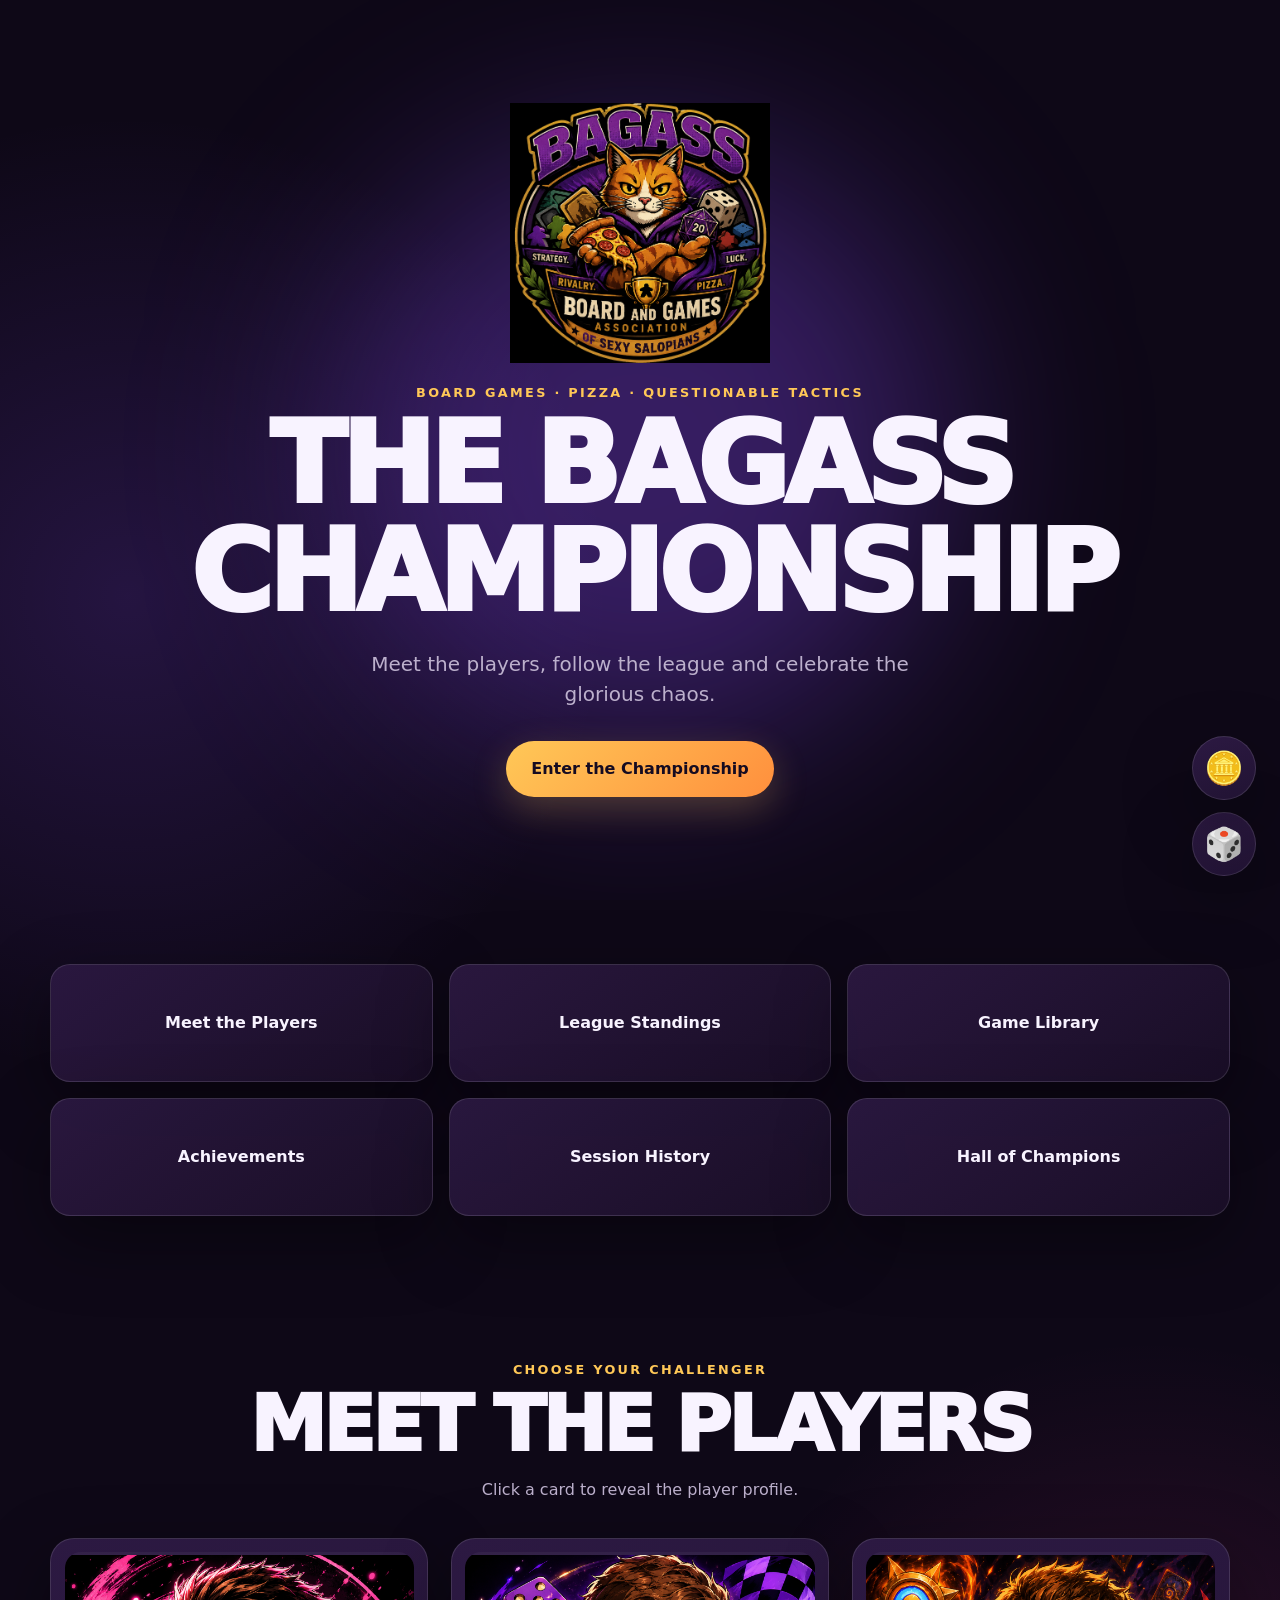
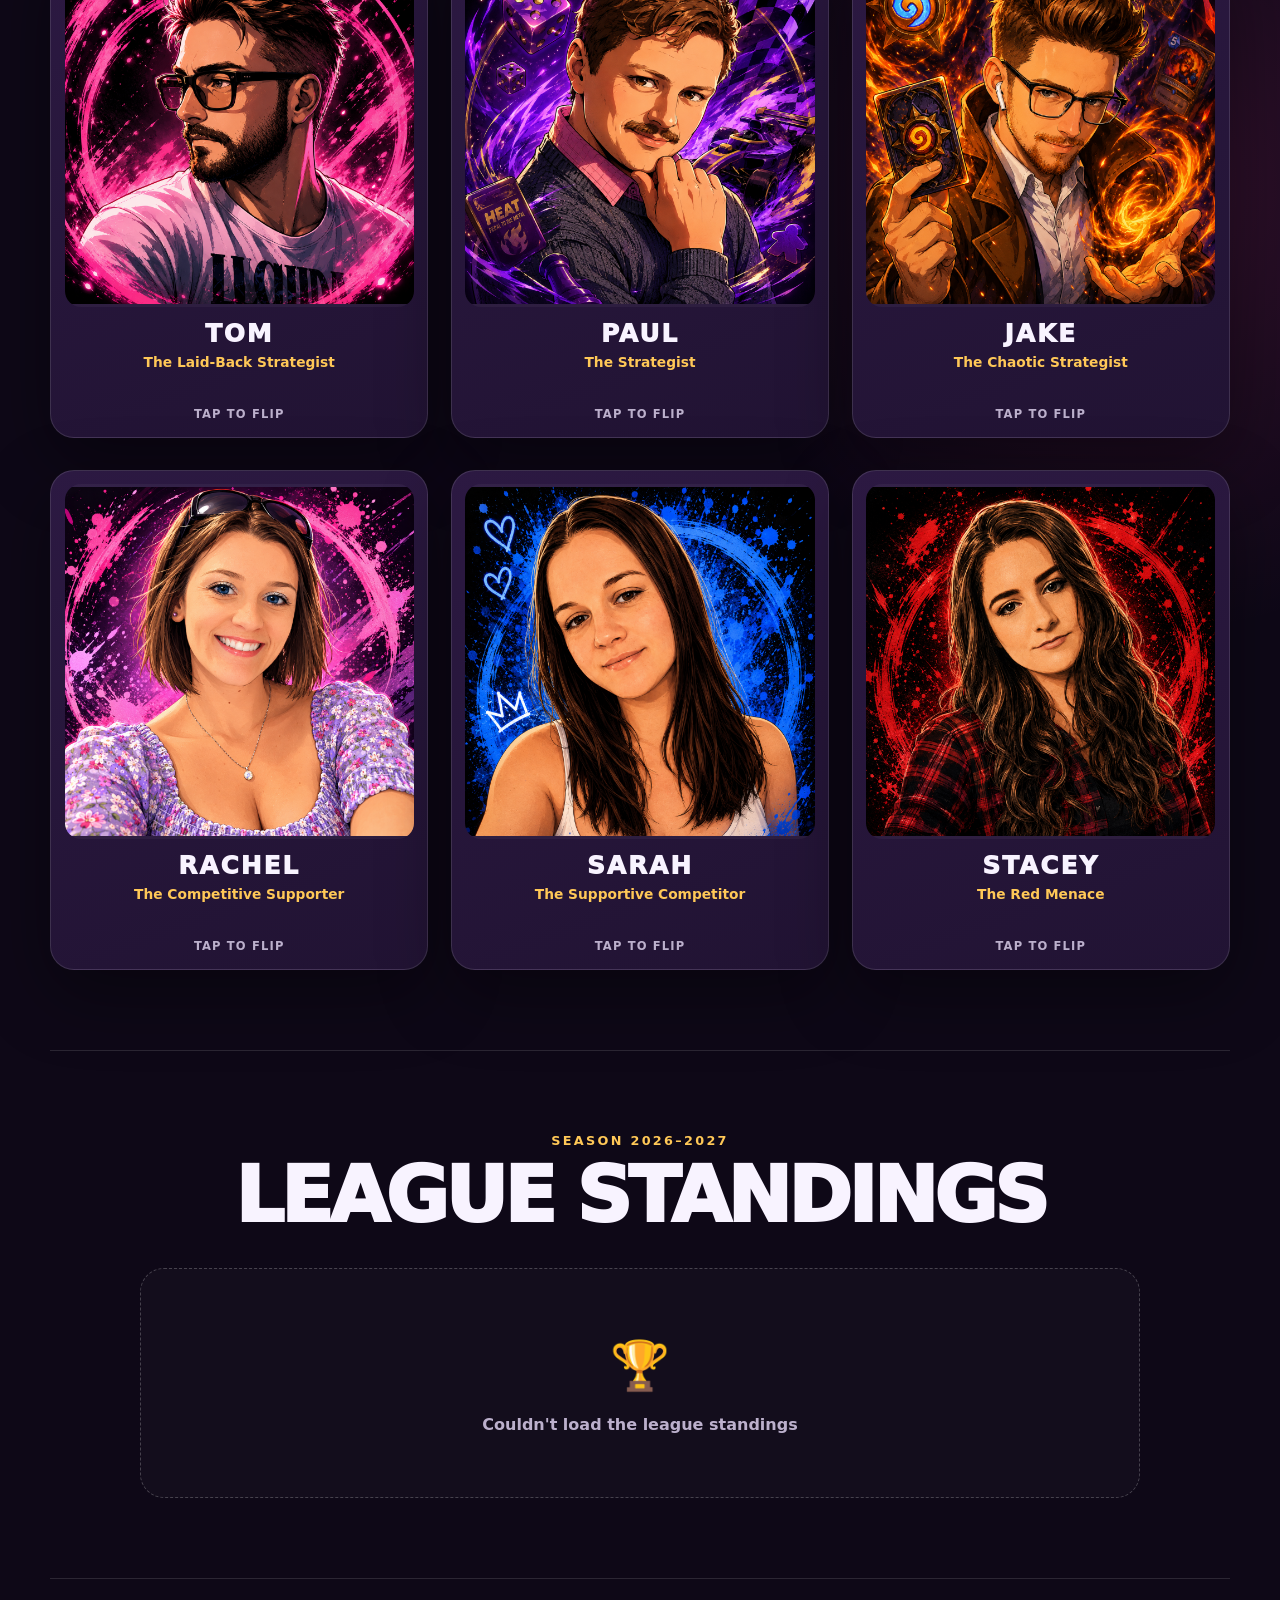
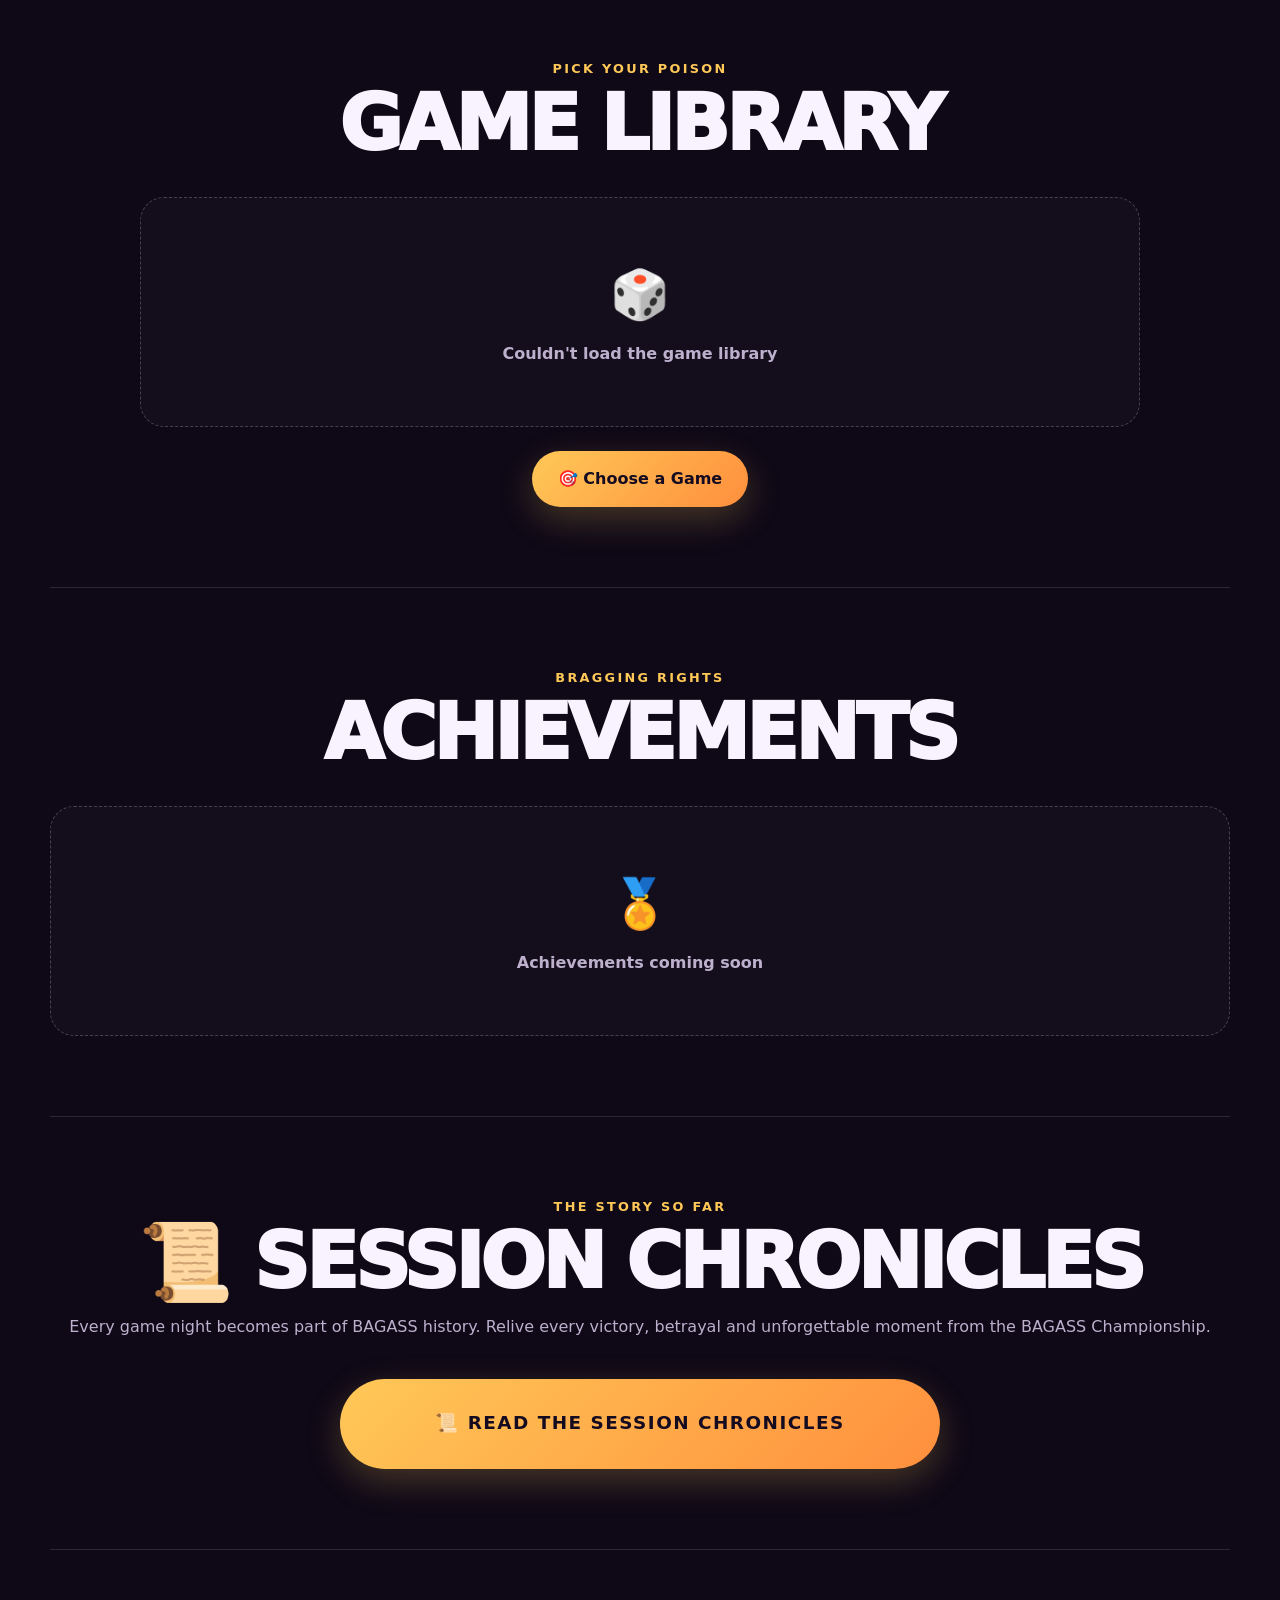
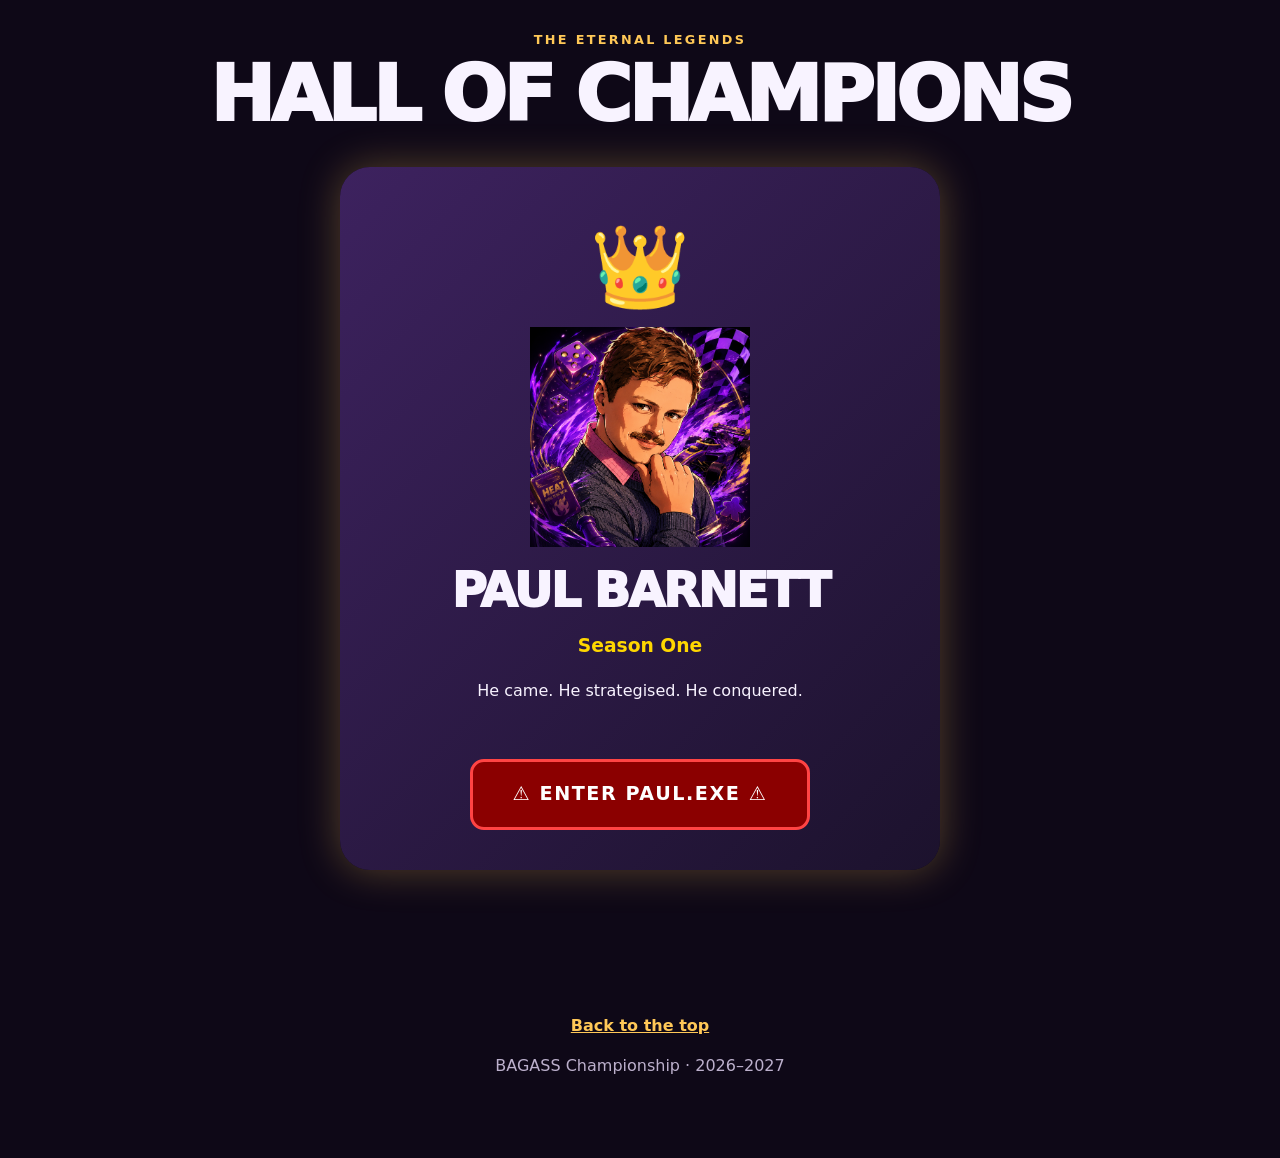
<file: index.html>
<!doctype html>
<html lang="en">
<head>
  <meta charset="utf-8">
  <meta name="viewport" content="width=device-width, initial-scale=1">
  <meta name="theme-color" content="#12091f">
  <title>BAGASS Championship</title>
  <link rel="stylesheet" href="style.css">
</head>
<body>
  <header class="hero" id="home">
    <div class="hero__glow" aria-hidden="true"></div>
    <img class="hero__logo" src="images/logo.png" alt="BAGASS Championship">
    <p class="eyebrow">Board games · Pizza · Questionable tactics</p>
    <h1>The BAGASS Championship</h1>
    <p class="hero__copy">Meet the players, follow the league and celebrate the glorious chaos.</p>
    <button class="primary-button" id="enterButton" type="button">Enter the Championship</button>
  </header>

  <main>
    <nav class="main-menu section-shell" id="mainMenu" aria-label="Championship menu">
      <a href="#players">Meet the Players</a>
      <a href="#standings">League Standings</a>
      <a href="#games">Game Library</a>
      <a href="#achievements">Achievements</a>
      <a href="#history">Session History</a>
      <a href="#champions">Hall of Champions</a>
    </nav>

    <section class="players-section section-shell" id="players">
      <div class="section-heading">
        <p class="eyebrow">Choose your challenger</p>
        <h2>Meet the Players</h2>
        <p>Click a card to reveal the player profile.</p>
      </div>
      <div class="player-grid">
        
        <button class="flip-card" type="button" aria-pressed="false" aria-label="Flip Tom's player card">
          <span class="flip-card__inner">
            <span class="flip-card__face flip-card__front">
              <img src="images/tom.png" alt="Tom">
              <span class="player-name">Tom</span>
              <span class="player-title">The Laid-Back Strategist</span>
              <span class="flip-hint">Tap to flip</span>
            </span>
            <span class="flip-card__face flip-card__back"><img src="images/tomcard.png" alt="Tom's player profile"></span>
          </span>
        </button>
        <button class="flip-card" type="button" aria-pressed="false" aria-label="Flip Paul's player card">
          <span class="flip-card__inner">
            <span class="flip-card__face flip-card__front">
              <img src="images/paul.png" alt="Paul">
              <span class="player-name">Paul</span>
              <span class="player-title">The Strategist</span>
              <span class="flip-hint">Tap to flip</span>
            </span>
            <span class="flip-card__face flip-card__back"><img src="images/paulcard.png" alt="Paul's player profile"></span>
          </span>
        </button>
        <button class="flip-card" type="button" aria-pressed="false" aria-label="Flip Jake's player card">
          <span class="flip-card__inner">
            <span class="flip-card__face flip-card__front">
              <img src="images/jake.png" alt="Jake">
              <span class="player-name">Jake</span>
              <span class="player-title">The Chaotic Strategist</span>
              <span class="flip-hint">Tap to flip</span>
            </span>
            <span class="flip-card__face flip-card__back"><img src="images/jakecard.png" alt="Jake's player profile"></span>
          </span>
        </button>
        <button class="flip-card" type="button" aria-pressed="false" aria-label="Flip Rachel's player card">
          <span class="flip-card__inner">
            <span class="flip-card__face flip-card__front">
              <img src="images/rachel.png" alt="Rachel">
              <span class="player-name">Rachel</span>
              <span class="player-title">The Competitive Supporter</span>
              <span class="flip-hint">Tap to flip</span>
            </span>
            <span class="flip-card__face flip-card__back"><img src="images/rachelcard.png" alt="Rachel's player profile"></span>
          </span>
        </button>
        <button class="flip-card" type="button" aria-pressed="false" aria-label="Flip Sarah's player card">
          <span class="flip-card__inner">
            <span class="flip-card__face flip-card__front">
              <img src="images/sarah.png" alt="Sarah">
              <span class="player-name">Sarah</span>
              <span class="player-title">The Supportive Competitor</span>
              <span class="flip-hint">Tap to flip</span>
            </span>
            <span class="flip-card__face flip-card__back"><img src="images/sarahcard.png" alt="Sarah's player profile"></span>
          </span>
        </button>
        <button class="flip-card" type="button" aria-pressed="false" aria-label="Flip Stacey's player card">
          <span class="flip-card__inner">
            <span class="flip-card__face flip-card__front">
              <img src="images/stacey.png" alt="Stacey">
              <span class="player-name">Stacey</span>
              <span class="player-title">The Red Menace</span>
              <span class="flip-hint">Tap to flip</span>
            </span>
            <span class="flip-card__face flip-card__back"><img src="images/staceycard.png" alt="Stacey's player profile"></span>
          </span>
        </button>
      </div>
    </section>

    <section class="content-section section-shell" id="standings">
      <div class="section-heading"><p class="eyebrow">Season 2026–2027</p><h2>League Standings</h2></div>
     <div id="leagueTable"></div>
    </section>
    <section class="content-section section-shell" id="games">
      <div class="section-heading"><p class="eyebrow">Pick your poison</p><h2>Game Library</h2></div>
      <div id="gameLibraryTable"></div>
      <div class="game-library-actions">
        <button id="chooseGameButton" class="primary-button" type="button">🎯 Choose a Game</button>
      </div>
    </section>
    <section class="content-section section-shell" id="achievements">
      <div class="section-heading"><p class="eyebrow">Bragging rights</p><h2>Achievements</h2></div>
      <div class="coming-soon"><span>🏅</span><strong>Achievements coming soon</strong></div>
    </section>

<section id="history" class="content-section section-shell">

    <div class="section-heading">

        <p class="eyebrow">The Story So Far</p>

        <h2>📜 Session Chronicles</h2>

        <p>
            Every game night becomes part of BAGASS history.
            Relive every victory, betrayal and unforgettable moment from the BAGASS Championship.
        </p>

    </div>

    <div class="chronicles-home">
    <a href="chronicles.html" class="primary-button">
        <span>📜 READ THE SESSION CHRONICLES</span>
    </a>
      
    </div>


</section>


    <section class="content-section section-shell" id="champions">
      <div class="section-heading"><p class="eyebrow">The eternal legends</p><h2>Hall of Champions</h2></div>
     <div id="championDisplay"></div>
    </section>
  </main>
  <footer><a href="#home">Back to the top</a><p>BAGASS Championship · 2026–2027</p></footer>

  <div id="gameSpinnerModal" class="modal-overlay" hidden>
    <div class="modal" role="dialog" aria-modal="true" aria-labelledby="gameSpinnerTitle">
      <button id="gameSpinnerClose" class="modal-close" type="button" aria-label="Close">✕</button>
      <h2 id="gameSpinnerTitle">Choose a Game</h2>

      <div id="gamePickerView" class="game-picker">
        <div class="game-picker-column">
          <h3>Available</h3>
          <ul id="availableGamesList" class="game-picker-list"></ul>
        </div>
        <div class="game-picker-arrows">
          <button id="addGameButton" class="arrow-button" type="button" aria-label="Add selected to the wheel">
            <span class="arrow-icon arrow-icon--right">▶</span>
            <span class="arrow-icon arrow-icon--down">▼</span>
          </button>
          <button id="removeGameButton" class="arrow-button" type="button" aria-label="Remove selected from the wheel">
            <span class="arrow-icon arrow-icon--left">◀</span>
            <span class="arrow-icon arrow-icon--up">▲</span>
          </button>
        </div>
        <div class="game-picker-column">
          <h3>Selected</h3>
          <ul id="selectedGamesList" class="game-picker-list"></ul>
        </div>
      </div>

      <button id="spinWheelButton" class="primary-button spin-button" type="button" disabled>Spin the Wheel</button>

      <div id="wheelView" class="wheel-view" hidden>
        <div class="wheel-wrapper">
          <div class="wheel-pointer">◀</div>
          <div id="spinWheel" class="wheel"></div>
        </div>
      </div>

      <div id="wheelResult" class="wheel-result" hidden>
        <p class="eyebrow">Tonight's game is...</p>
        <h2 id="wheelResultName"></h2>
        <button id="spinAgainButton" class="primary-button" type="button">Spin Again</button>
      </div>
    </div>
  </div>

  <canvas id="confettiCanvas" hidden></canvas>

  <button id="diceRollButton" class="dice-fab" type="button" aria-label="Roll the player dice">🎲</button>
  <button id="coinFlipButton" class="coin-fab" type="button" aria-label="Flip a coin">🪙</button>

  <div id="diceRollModal" class="modal-overlay dice-overlay" hidden>
    <div class="modal dice-modal">
      <button id="diceRollClose" class="modal-close" type="button" aria-label="Close">✕</button>
      <h2>Rolling the Dice...</h2>
      <div class="dice-stage">
        <div class="dice-cube" id="diceCube"></div>
      </div>
      <p id="diceRollResult" class="dice-result" hidden></p>
    </div>
  </div>

  <div id="coinFlipModal" class="modal-overlay coin-overlay" hidden>
    <div class="modal coin-modal">
      <button id="coinFlipClose" class="modal-close" type="button" aria-label="Close">✕</button>
      <h2>Flipping the Coin...</h2>
      <div class="coin-stage">
        <div class="coin" id="flipCoin">
          <div class="coin-face coin-face--heads">
            <span class="coin-letter">H</span>
            <span class="coin-label">Heads</span>
          </div>
          <div class="coin-face coin-face--tails">
            <span class="coin-letter">T</span>
            <span class="coin-label">Tails</span>
          </div>
        </div>
      </div>
      <p id="coinFlipResult" class="coin-result" hidden></p>
    </div>
  </div>

<script src="players.js"></script>
<script src="games.js"></script>
<script src="season2.js"></script>
<script src="champions.js"></script>
<script src="game-library.js"></script>
<script src="dice-roll.js"></script>
<script src="coin-flip.js"></script>
<script src="script.js"></script>
</body>
</html>
</file>
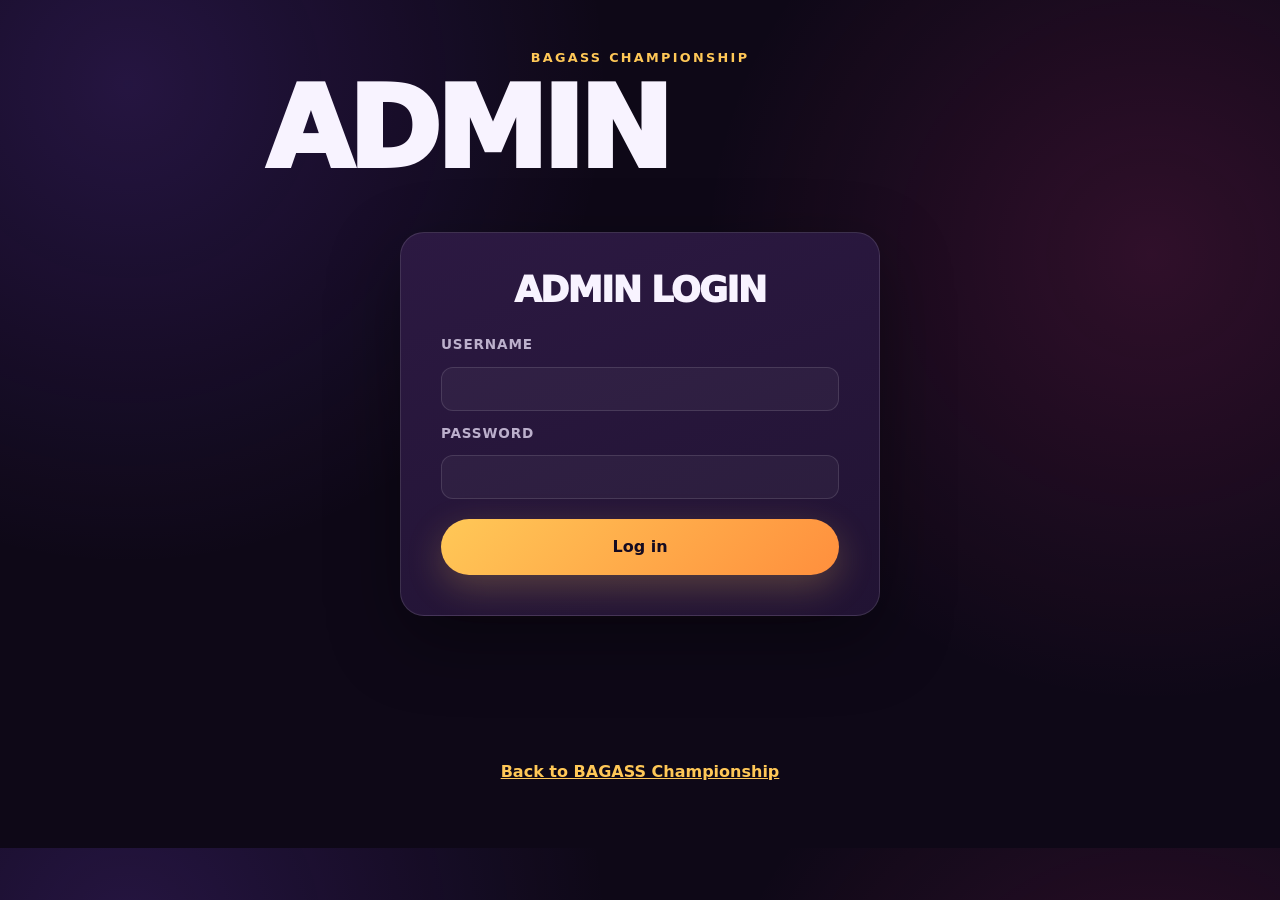
<file: admin/index.html>
<!doctype html>
<html lang="en">
<head>
  <meta charset="utf-8">
  <meta name="viewport" content="width=device-width, initial-scale=1">
  <meta name="theme-color" content="#12091f">
  <title>BAGASS Admin</title>
  <link rel="stylesheet" href="../style.css">
  <link rel="stylesheet" href="admin.css">
</head>
<body>
  <header class="admin-header">
    <p class="eyebrow">BAGASS Championship</p>
    <h1>Admin</h1>
  </header>

  <main class="admin-main section-shell">
    <section id="loginView" class="admin-card" hidden>
      <h2>Admin Login</h2>
      <form id="loginForm" class="admin-form">
        <label for="username">Username</label>
        <input type="text" id="username" name="username" autocomplete="username" required>
        <label for="password">Password</label>
        <input type="password" id="password" name="password" autocomplete="current-password" required>
        <button class="primary-button" type="submit">Log in</button>
        <p id="loginError" class="admin-error" hidden></p>
      </form>
    </section>

    <section id="actionsView" class="admin-card" hidden>
      <h2>Admin Actions</h2>
      <nav class="admin-actions">
        <a href="add-game.html">Add new game to library</a>
        <a href="add-results.html">Add game results</a>
        <a href="update-results.html">Update game results</a>
        <a href="new-season.html">Start new BAGASS season</a>
      </nav>
      <button id="logoutButton" class="admin-logout" type="button">Log out</button>
    </section>
  </main>

  <footer><a href="../index.html">Back to BAGASS Championship</a></footer>

  <script src="admin.js"></script>
</body>
</html>
</file>
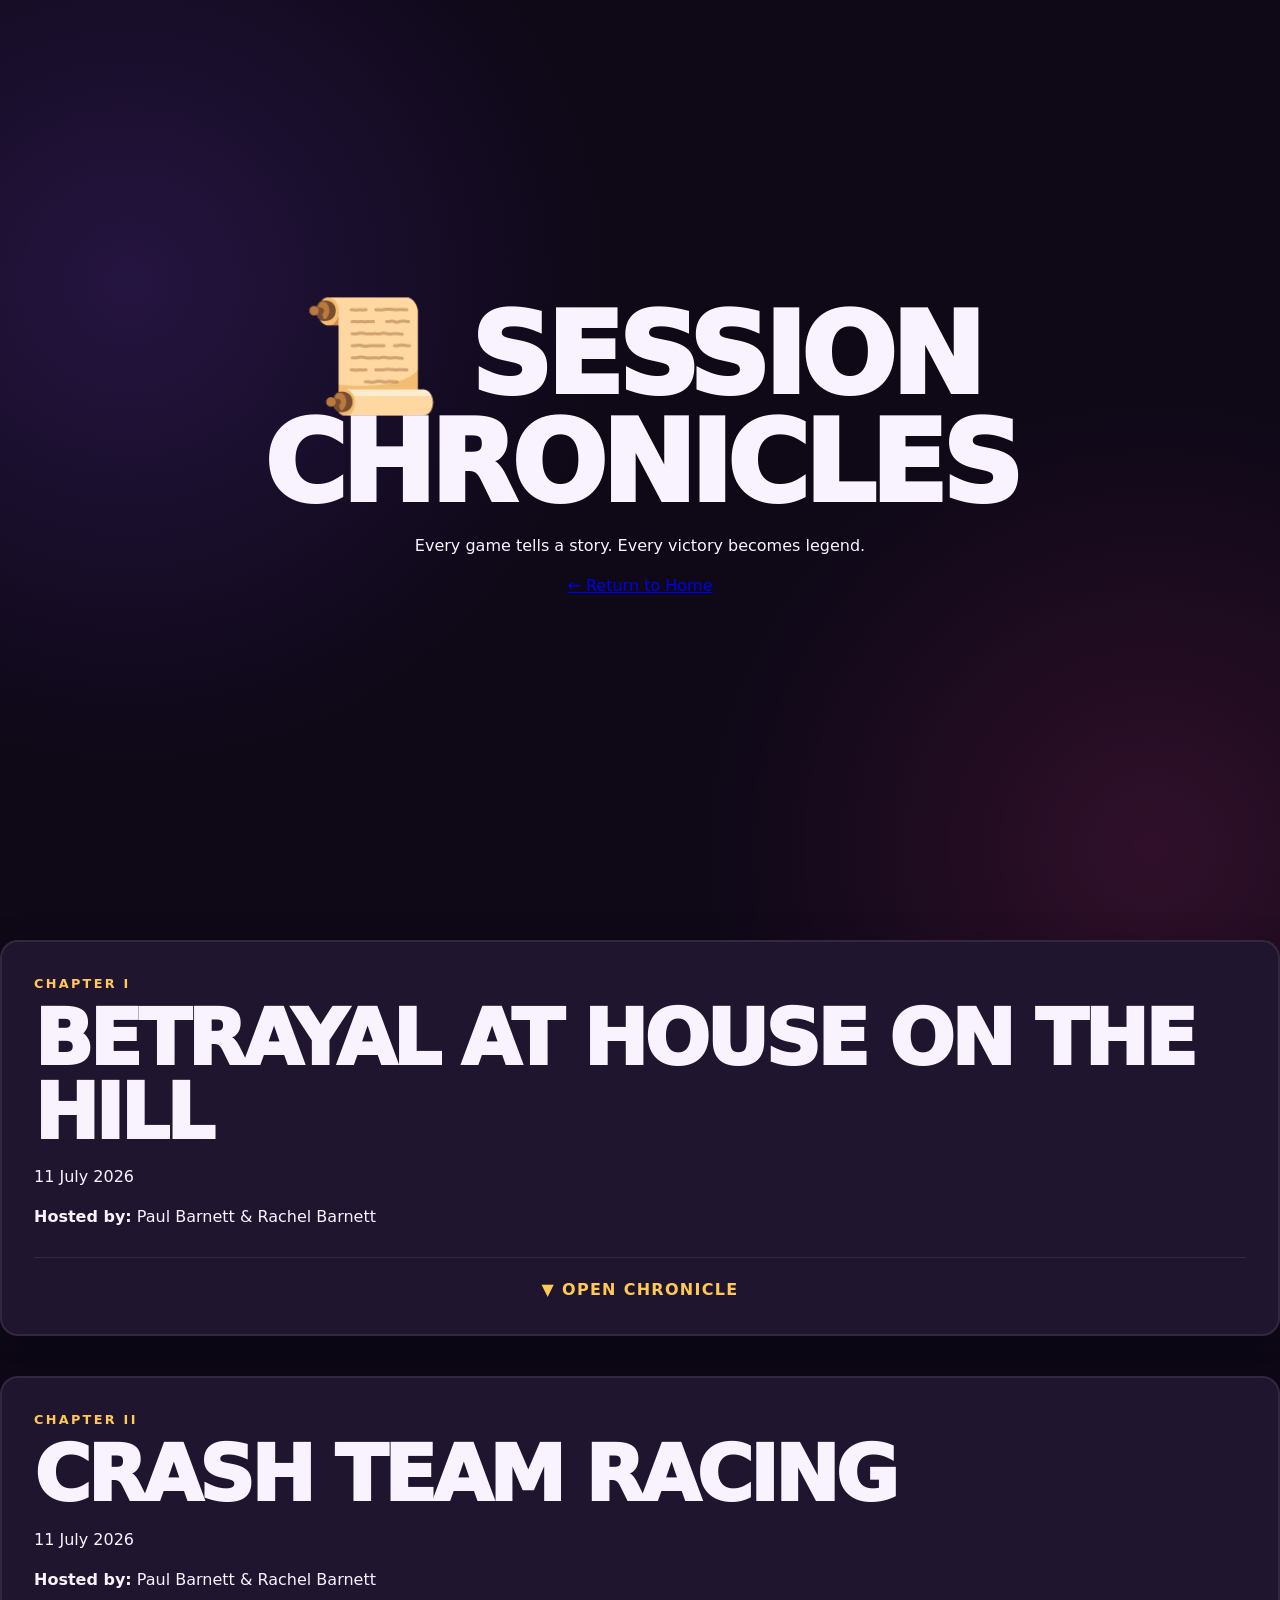
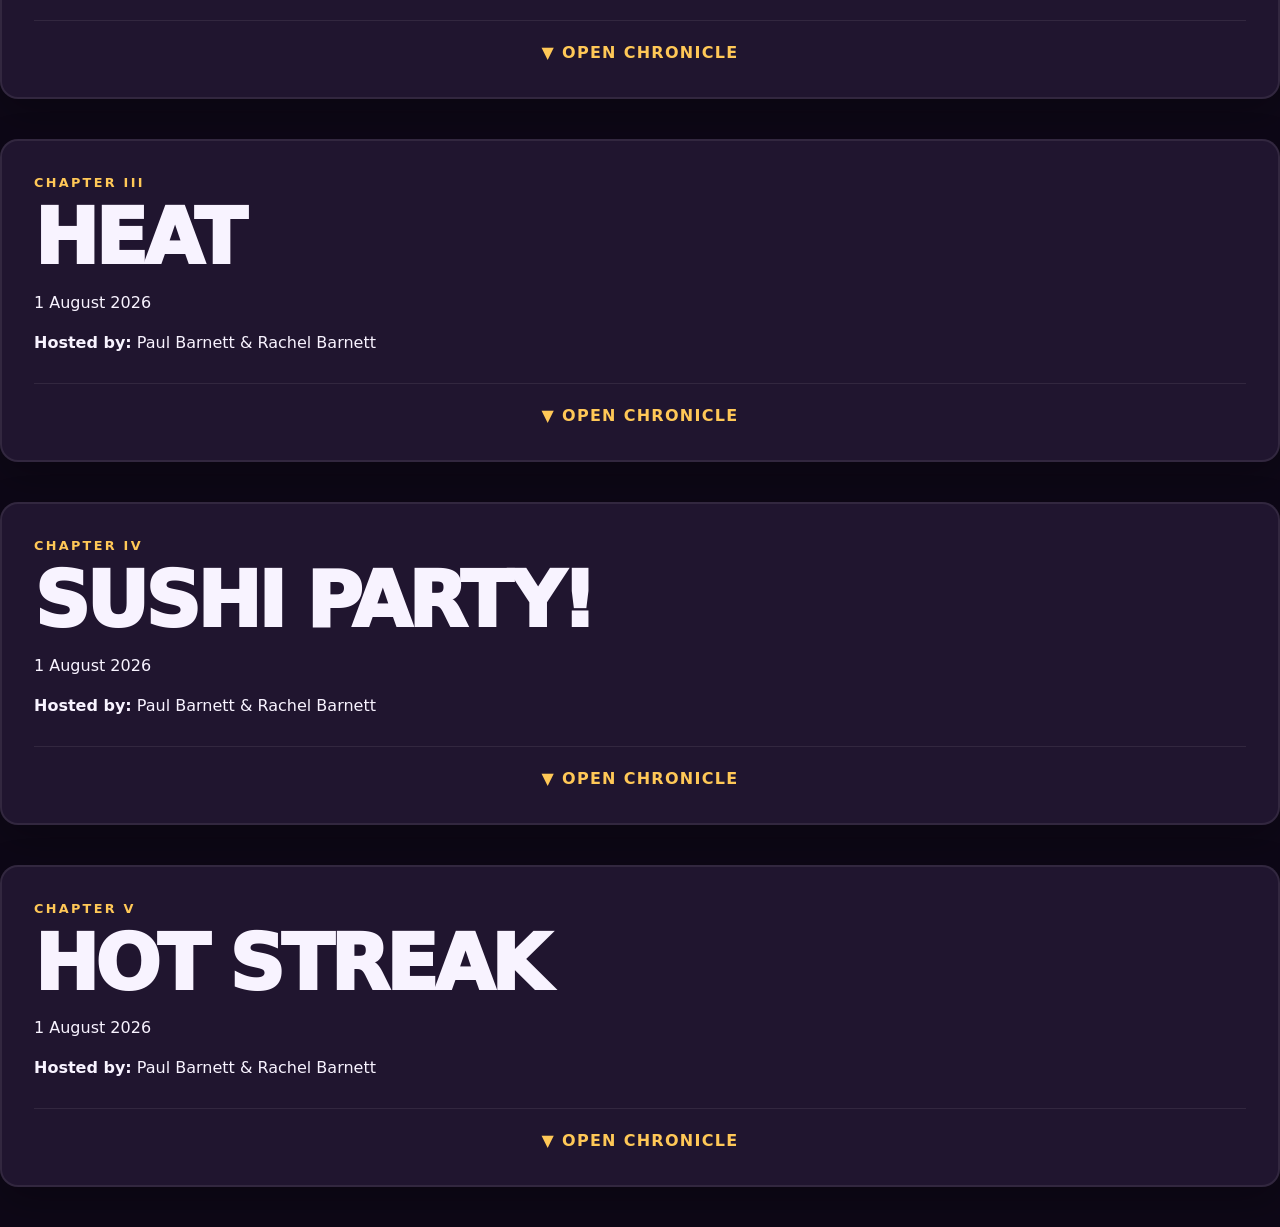
<file: chronicles.html>
<!DOCTYPE html>
<html lang="en">

<head>

    <meta charset="UTF-8">
    <meta name="viewport" content="width=device-width, initial-scale=1.0">

    <title>BAGASS | Session Chronicles</title>

    <link rel="stylesheet" href="style.css">

</head>

<body>

<header class="hero">

    <h1>📜 Session Chronicles</h1>

    <p>
        Every game tells a story. Every victory becomes legend.
    </p>

    <a href="index.html" class="button">
        ← Return to Home
    </a>

</header>

<main class="content-shell">

    <div id="sessionHistory"></div>

</main>

<script src="players.js"></script>
<script src="games.js"></script>
<script src="chronicles.js"></script>
<script src="season2.js"></script>

</body>

</html>
</file>
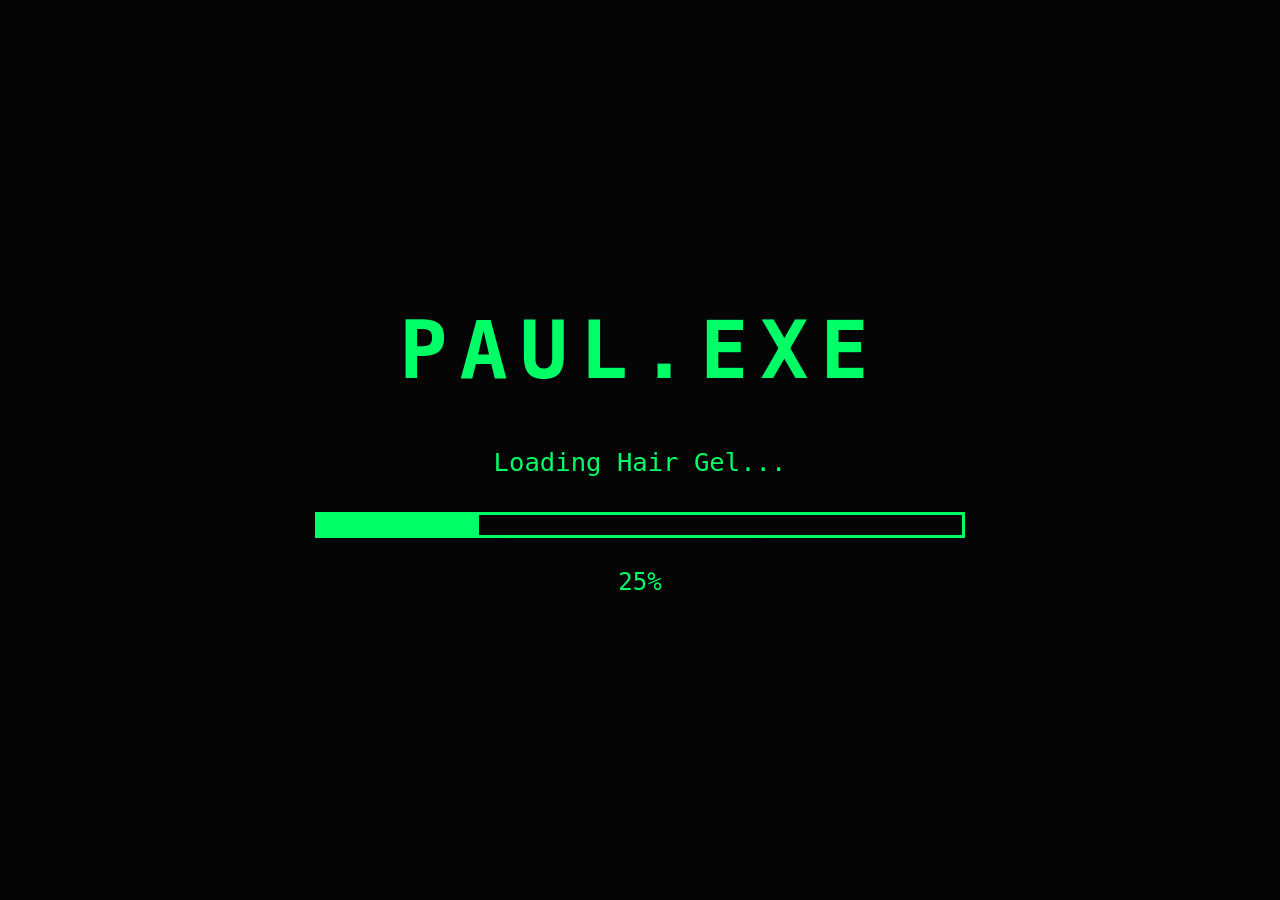
<file: paul-exe.html>
<!DOCTYPE html>
<html lang="en">

<head>

    <meta charset="UTF-8">

    <meta name="viewport" content="width=device-width, initial-scale=1.0">

    <title>PAUL.EXE</title>

    <link rel="stylesheet" href="paul-exe.css">

</head>

<body>

    <!-- ==========================================
         LOADING SCREEN
    =========================================== -->

    <div id="loadingScreen" class="loading">

        <h1>PAUL.EXE</h1>

        <div class="status">

            Loading Champion...

        </div>

        <div class="bar">

            <div class="fill" id="fill"></div>

        </div>

        <div id="percent">

            0%

        </div>

    </div>

    <!-- ==========================================
         MAIN MENU
    =========================================== -->

    <div id="mainMenu">

        <h1>⚠ PAUL.EXE ⚠</h1>

        <h2>Containment Breached</h2>

        <p>The Champion has escaped...</p>

        <div class="menu-buttons">

            <button id="cloneButton">
                🧬 CLONE PAUL
            </button>

            <button id="fireworksButton">
                🎆 FIREWORKS
            </button>

            <button id="airhornButton">
                📯 AIRHORN
            </button>

            <button id="slotButton">
                🎰 RIGGED SLOT MACHINE
            </button>

            <button id="gameButton">
                🎮 CATCH PAUL
            </button>

            <button id="returnButton">
                ⬅ RETURN TO REALITY
            </button>

        </div>

    </div>

    <script src="paul-exe.js"></script>

</body>

</html>
</file>
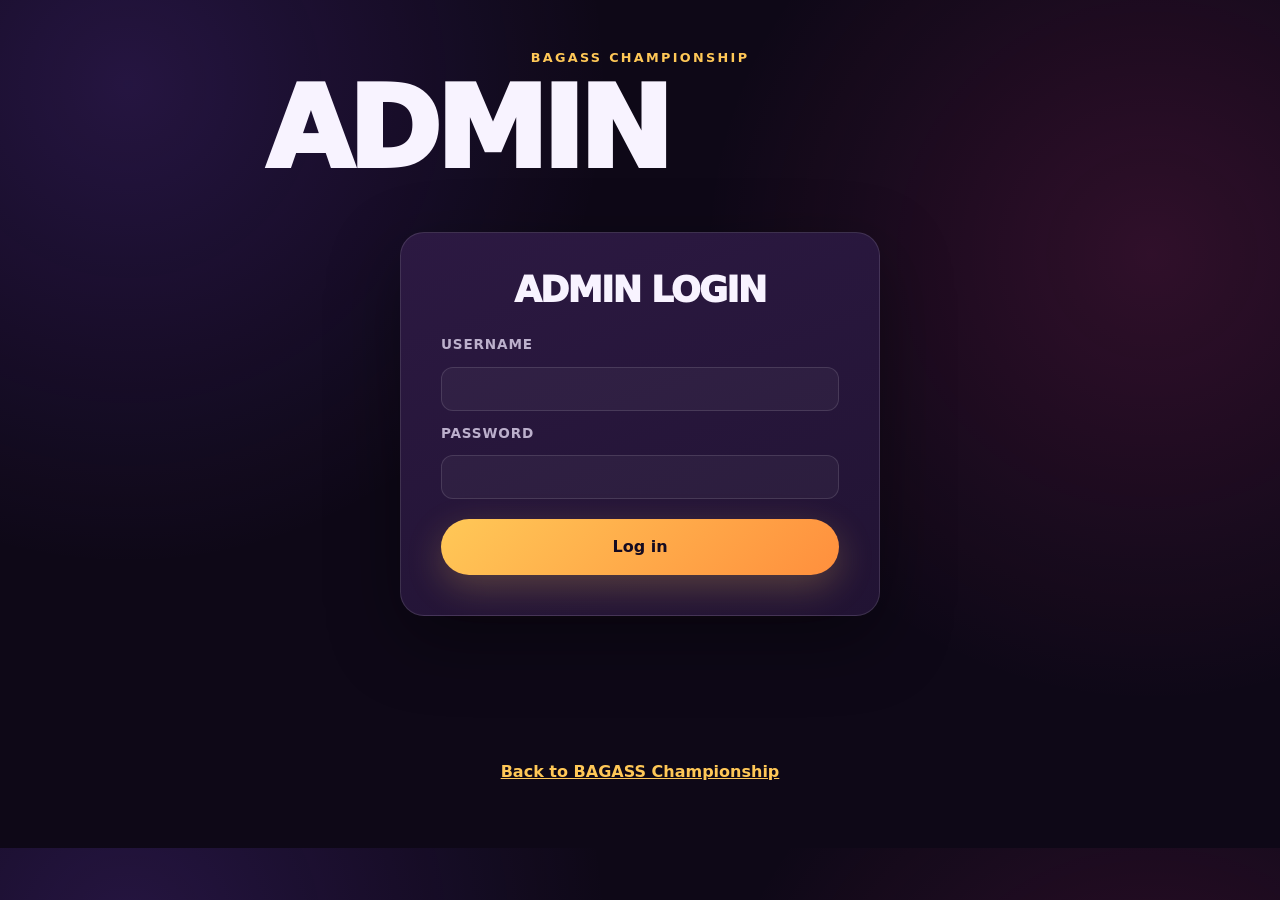
<file: admin/add-game.html>
<!doctype html>
<html lang="en">
<head>
  <meta charset="utf-8">
  <script src="admin-auth.js"></script>
  <meta name="viewport" content="width=device-width, initial-scale=1">
  <meta name="theme-color" content="#12091f">
  <title>Add New Game — BAGASS Admin</title>
  <link rel="stylesheet" href="../style.css">
  <link rel="stylesheet" href="admin.css">
</head>
<body>
  <header class="admin-header">
    <p class="eyebrow">BAGASS Admin</p>
    <h1>Add New Game</h1>
  </header>

  <main class="admin-main section-shell">
    <section class="admin-card">
      <h2>Game Library</h2>
      <ul id="gameLibraryList" class="game-library-list">
        <li class="game-library-empty">Loading games…</li>
      </ul>
    </section>

    <section class="admin-card">
      <h2>Game Details</h2>
      <form id="addGameForm" class="admin-form">
        <label for="gameName">Game name</label>
        <input type="text" id="gameName" name="gameName" required>

        <label for="minPlayers">Min players</label>
        <input type="number" id="minPlayers" name="minPlayers" min="1" step="1">

        <label for="maxPlayers">Max players</label>
        <input type="number" id="maxPlayers" name="maxPlayers" min="1" step="1">

        <label for="playTimeMinutes">Play time (minutes)</label>
        <input type="number" id="playTimeMinutes" name="playTimeMinutes" min="1" step="1">

        <button class="primary-button" type="submit">Add Game</button>
        <p id="addGameError" class="admin-error" hidden></p>
        <p id="addGameSuccess" class="admin-success" hidden></p>
      </form>
    </section>
  </main>

  <footer><a href="index.html">Back to admin actions</a></footer>

  <script src="add-game.js"></script>
</body>
</html>
</file>
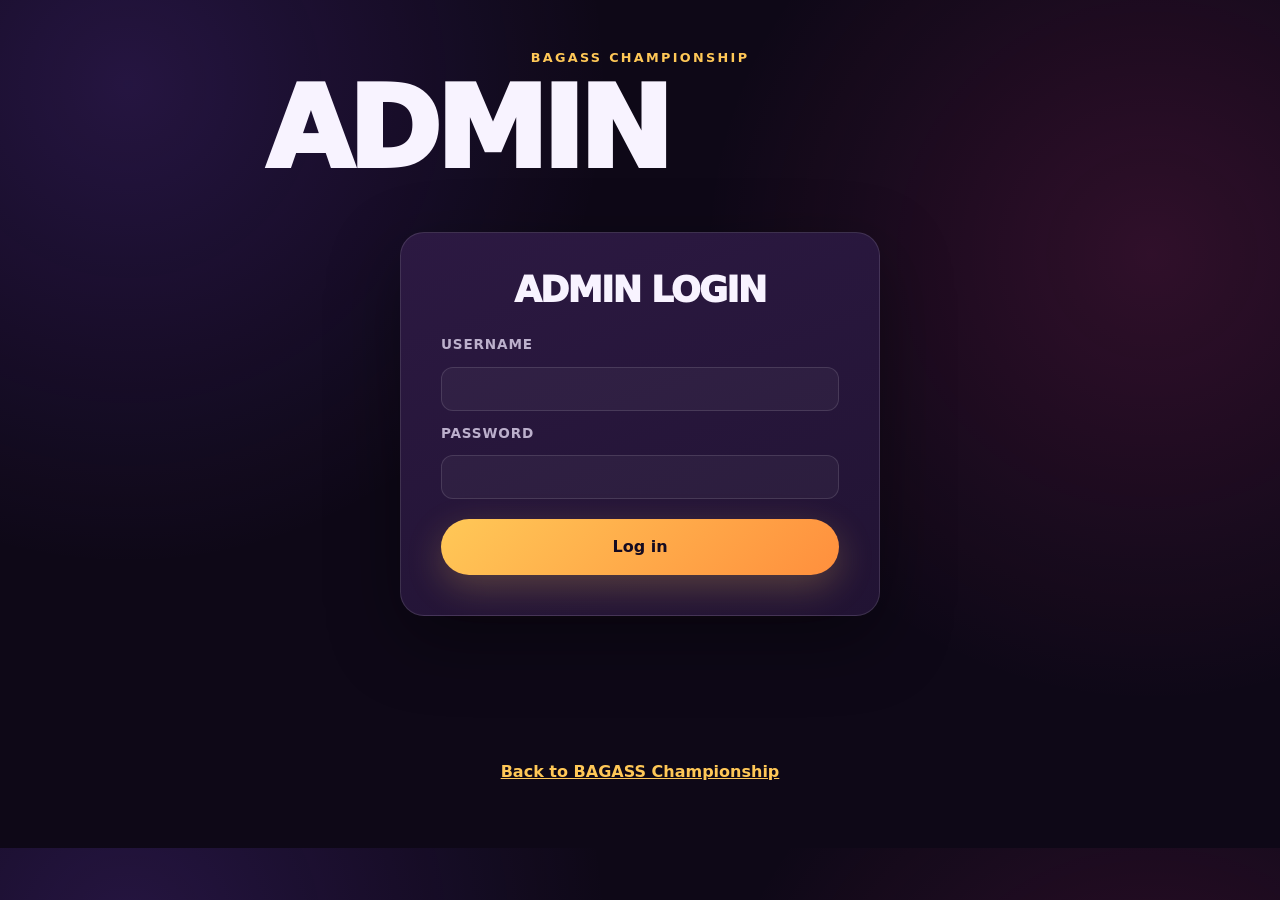
<file: admin/add-results.html>
<!doctype html>
<html lang="en">
<head>
  <meta charset="utf-8">
  <script src="admin-auth.js"></script>
  <meta name="viewport" content="width=device-width, initial-scale=1">
  <meta name="theme-color" content="#12091f">
  <title>Add Game Results — BAGASS Admin</title>
  <link rel="stylesheet" href="../style.css">
  <link rel="stylesheet" href="admin.css">
</head>
<body>
  <header class="admin-header">
    <p class="eyebrow">BAGASS Admin</p>
    <h1>Add Game Results</h1>
  </header>

  <main class="admin-main section-shell">
    <section class="admin-card admin-card--wide">
      <h2>Session Details</h2>
      <form id="resultsForm" class="admin-form">
        <label for="gameSelect">Game</label>
        <select id="gameSelect">
          <option value="">Loading games…</option>
        </select>

        <label for="seasonSelect">Season</label>
        <select id="seasonSelect">
          <option value="">Loading seasons…</option>
        </select>

        <label for="moment">Moment of the Night</label>
        <input type="text" id="moment" name="moment" placeholder="e.g. Jake held his nerve to claim victory">

        <label for="notesEditor">Notes</label>
        <div class="html-editor">
          <div class="html-editor-toolbar" role="toolbar" aria-label="Notes formatting">
            <button type="button" data-command="bold" title="Bold"><b>B</b></button>
            <button type="button" data-command="italic" title="Italic"><i>I</i></button>
            <button type="button" data-command="underline" title="Underline"><u>U</u></button>
            <button type="button" data-command="insertUnorderedList" title="Bullet list">•&nbsp;List</button>
            <button type="button" data-command="insertOrderedList" title="Numbered list">1.&nbsp;List</button>
            <button type="button" data-command="formatBlock" data-value="blockquote" title="Quote">❝</button>
            <button type="button" data-command="removeFormat" title="Clear formatting">Clear</button>
          </div>
          <div id="notesEditor" class="html-editor-surface" contenteditable="true" data-placeholder="Write the session notes…"></div>
        </div>

        <label>Player Results</label>
        <div class="results-header">
          <span>Player</span>
          <span>Position</span>
          <span>Points</span>
          <span></span>
        </div>
        <div id="resultsRepeater" class="results-repeater"></div>
        <button type="button" id="addResultRow" class="secondary-button">+ Add Player</button>

        <button class="primary-button" type="submit">Save Results</button>
        <p id="resultsError" class="admin-error" hidden></p>
        <p id="resultsSuccess" class="admin-success" hidden></p>
      </form>
    </section>
  </main>

  <footer><a href="index.html">Back to admin actions</a></footer>

  <script src="add-results.js"></script>
</body>
</html>
</file>
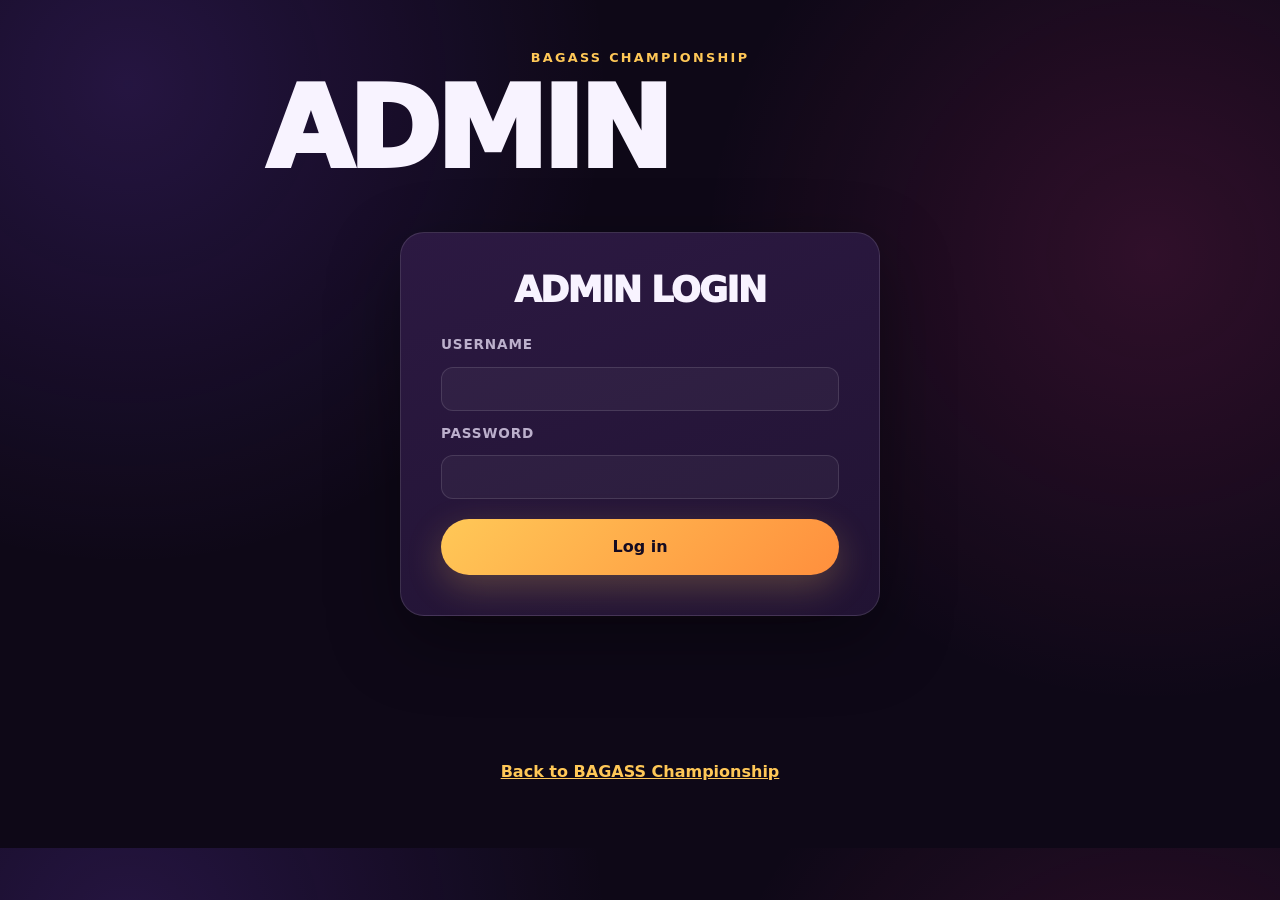
<file: admin/new-season.html>
<!doctype html>
<html lang="en">
<head>
  <meta charset="utf-8">
  <script src="admin-auth.js"></script>
  <meta name="viewport" content="width=device-width, initial-scale=1">
  <meta name="theme-color" content="#12091f">
  <title>Start New Season — BAGASS Admin</title>
  <link rel="stylesheet" href="../style.css">
  <link rel="stylesheet" href="admin.css">
</head>
<body>
  <header class="admin-header">
    <p class="eyebrow">BAGASS Admin</p>
    <h1>Start New BAGASS Season</h1>
  </header>

  <main class="admin-main section-shell">
    <section class="admin-card">
      <div class="coming-soon"><span>🏁</span><strong>Start new season coming soon</strong></div>
    </section>
  </main>

  <footer><a href="index.html">Back to admin actions</a></footer>
</body>
</html>
</file>
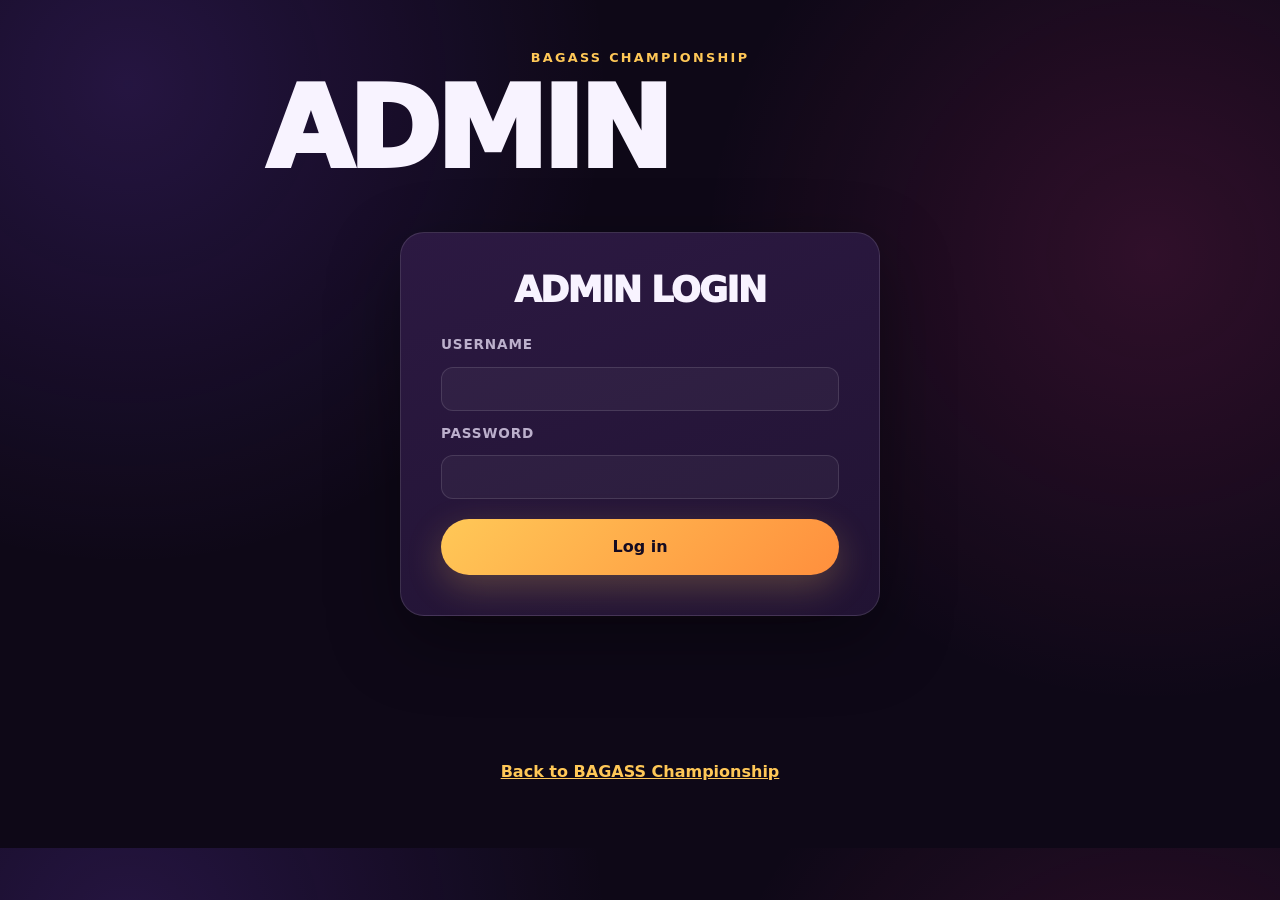
<file: admin/update-results.html>
<!doctype html>
<html lang="en">
<head>
  <meta charset="utf-8">
  <script src="admin-auth.js"></script>
  <meta name="viewport" content="width=device-width, initial-scale=1">
  <meta name="theme-color" content="#12091f">
  <title>Update Game Results — BAGASS Admin</title>
  <link rel="stylesheet" href="../style.css">
  <link rel="stylesheet" href="admin.css">
</head>
<body>
  <header class="admin-header">
    <p class="eyebrow">BAGASS Admin</p>
    <h1>Update Game Results</h1>
  </header>

  <main class="admin-main section-shell">
    <section class="admin-card">
      <div class="coming-soon"><span>✏️</span><strong>Update game results coming soon</strong></div>
    </section>
  </main>

  <footer><a href="index.html">Back to admin actions</a></footer>
</body>
</html>
</file>
<file: style.css>
:root {
  --ink:#f8f3ff; --muted:#bcb0cc; --surface:#211333; --surface-2:#2c1942;
  --purple:#8c4dff; --pink:#ff3d9d; --gold:#ffc857;
  --line:rgba(255,255,255,.12); --shadow:0 24px 70px rgba(0,0,0,.38);
}
* { box-sizing:border-box; }
html { scroll-behavior:smooth; scroll-padding-top:1.5rem; }
body {
  margin:0; color:var(--ink); line-height:1.5;
  background:radial-gradient(circle at 10% 10%,rgba(140,77,255,.18),transparent 30rem),radial-gradient(circle at 90% 30%,rgba(255,61,157,.14),transparent 28rem),#0e0817;
  font-family:Inter,ui-sans-serif,system-ui,-apple-system,BlinkMacSystemFont,"Segoe UI",sans-serif;
}
button,a { font:inherit; } button { color:inherit; } img { display:block; max-width:100%; }
.section-shell { width:min(1180px,calc(100% - 2rem)); margin-inline:auto; }
.hero { position:relative; display:grid; min-height:100svh; place-items:center; align-content:center; overflow:hidden; padding:4rem 1rem; text-align:center; }
.hero__glow { position:absolute; z-index:-1; width:38rem; height:38rem; border-radius:50%; background:rgba(140,77,255,.32); filter:blur(100px); }
.hero__logo { width:min(320px,70vw); max-height:260px; margin-bottom:1.25rem; object-fit:contain; }
.eyebrow { margin:0 0 .55rem; color:var(--gold); font-size:.8rem; font-weight:850; letter-spacing:.18em; text-transform:uppercase; }
h1,h2 { margin:0; font-weight:950; letter-spacing:-.045em; line-height:.96; text-transform:uppercase; }
h1 { max-width:900px; font-size:clamp(3rem,9vw,7rem); } h2 { font-size:clamp(2.35rem,6vw,4.8rem); }
.hero__copy { max-width:620px; margin:1.4rem auto 2rem; color:var(--muted); font-size:clamp(1rem,2vw,1.25rem); }
.primary-button { border:0; border-radius:999px; padding:1rem 1.6rem; color:#150b21; background:linear-gradient(135deg,var(--gold),#ff8f3d); box-shadow:0 12px 36px rgba(255,200,87,.24); cursor:pointer; font-weight:900; transition:transform 180ms ease,box-shadow 180ms ease; }
.primary-button:hover { transform:translateY(-3px); box-shadow:0 16px 42px rgba(255,200,87,.36); }
.main-menu { display:grid; grid-template-columns:repeat(3,1fr); gap:1rem; padding-block:4rem; }
.main-menu a { min-height:118px; display:grid; place-items:center; padding:1.2rem; border:1px solid var(--line); border-radius:1.25rem; color:var(--ink); background:linear-gradient(145deg,rgba(44,25,66,.92),rgba(26,15,40,.92)); box-shadow:var(--shadow); font-weight:850; text-align:center; text-decoration:none; transition:border-color 180ms ease,transform 180ms ease; }
.main-menu a:hover { border-color:rgba(255,200,87,.65); transform:translateY(-4px); }
.players-section,.content-section { padding-block:5rem; }
.section-heading { margin-bottom:2.25rem; text-align:center; } .section-heading>p:last-child { margin-bottom:0; color:var(--muted); }
.player-grid { display:grid; grid-template-columns:repeat(3,minmax(0,1fr)); gap:2rem 1.4rem; align-items:start; }
/* The card owns the full height, so its positioned faces cannot overlap League Standings. */
.flip-card { position:relative; width:100%; height:500px; margin:0; padding:0; border:0; border-radius:1.5rem; outline:0; background:transparent; cursor:pointer; perspective:1200px; -webkit-tap-highlight-color:transparent; }
.flip-card__inner { position:relative; display:block; width:100%; height:100%; border-radius:inherit; transform-style:preserve-3d; transition:transform 700ms cubic-bezier(.2,.8,.2,1),filter 250ms ease; }
.flip-card:hover .flip-card__inner,.flip-card:focus-visible .flip-card__inner { filter:drop-shadow(0 20px 24px rgba(140,77,255,.32)); transform:translateY(-7px) rotateY(0); }
.flip-card.flipped .flip-card__inner,.flip-card.flipped:hover .flip-card__inner,.flip-card.flipped:focus-visible .flip-card__inner { filter:drop-shadow(0 20px 30px rgba(255,61,157,.34)); transform:translateY(-7px) rotateY(180deg); }
.flip-card:focus-visible { box-shadow:0 0 0 4px var(--gold); }
.flip-card__face { position:absolute; inset:0; display:flex; width:100%; height:100%; flex-direction:column; overflow:hidden; border:1px solid var(--line); border-radius:inherit; background:linear-gradient(160deg,var(--surface-2),var(--surface)); box-shadow:var(--shadow); backface-visibility:hidden; -webkit-backface-visibility:hidden; }
.flip-card.flipped .flip-card__back { backface-visibility:visible; -webkit-backface-visibility: visible; }
.flip-card__front { padding:.85rem; }
.flip-card__front img { width:100%; height:355px; border-radius:1rem; background:rgba(255,255,255,.04); object-fit:contain; }
.flip-card__back { transform:rotateY(180deg); } .flip-card__back img { width:100%; height:100%; object-fit:contain; display:block; }
.player-name { margin-top:.9rem; font-size:1.55rem; font-weight:950; letter-spacing:.08em; line-height:1; text-align:center; text-transform:uppercase; }
.player-title { margin-top:.35rem; color:var(--gold); font-size:.86rem; font-weight:800; text-align:center; }
.flip-hint { margin-top:auto; color:var(--muted); font-size:.72rem; font-weight:750; letter-spacing:.1em; text-align:center; text-transform:uppercase; }
.content-section { border-top:1px solid var(--line); }
.coming-soon { display:grid; min-height:230px; place-items:center; align-content:center; gap:.75rem; border:1px dashed rgba(255,255,255,.22); border-radius:1.5rem; color:var(--muted); background:rgba(255,255,255,.025); text-align:center; }
.coming-soon span { font-size:3rem; } footer { padding:4rem 1rem; color:var(--muted); text-align:center; } footer a { color:var(--gold); font-weight:800; }
@media (max-width:900px) { .main-menu,.player-grid { grid-template-columns:repeat(2,minmax(0,1fr)); } }
@media (max-width:620px) { .main-menu,.player-grid { grid-template-columns:1fr; } .flip-card { height:min(500px,142vw); max-height:500px; } .players-section,.content-section { padding-block:4rem; } }
@media (prefers-reduced-motion:reduce) { html { scroll-behavior:auto; } *,*::before,*::after { scroll-behavior:auto!important; transition-duration:.01ms!important; } }


/* ==========================
   LEAGUE TABLE
========================== */

#leagueTable{
    max-width:1000px;
    margin:0 auto;
}

.league-table{
    width:100%;
    border-collapse:collapse;
    border-radius:20px;
    overflow:hidden;
    background:linear-gradient(160deg,var(--surface-2),var(--surface));
    box-shadow:var(--shadow);
    border:1px solid var(--line);
}

.league-table thead{
    background:linear-gradient(90deg,var(--purple),var(--pink));
}

.league-table th{

    padding:22px;

    text-align:center;

    font-size:1.2rem;

    font-weight:900;

    letter-spacing:.08em;

    text-transform:uppercase;

}

.league-table td{

    padding:22px;

    text-align:center;

    font-size:1.25rem;

    font-weight:700;

    border-top:1px solid rgba(255,255,255,.08);

}

.league-table tbody tr{

    transition:.25s;

}

.league-table tbody tr:hover{

    background:rgba(255,255,255,.06);

    transform:scale(1.01);

}

.league-table td:nth-child(2){

    text-align:left;

    font-size:1.4rem;

    font-weight:900;

}

.league-table td:first-child{

    font-size:1.5rem;

    font-weight:900;

}

.league-table td:nth-child(3){

    color:var(--gold);

    font-size:1.6rem;

    font-weight:900;

}

.leader{
    background: rgba(255,200,87,.12);
}

/* ==========================
   GAME LIBRARY TABLE
========================== */

#gameLibraryTable{
    max-width:1000px;
    margin:0 auto;
}

.game-table-wrapper{
    max-height:625px;
    overflow-x:hidden;
    overflow-y:auto;
    border-radius:20px;
    box-shadow:var(--shadow);
    border:1px solid var(--line);
}

.game-table{
    width:100%;
    border-collapse:collapse;
    background:linear-gradient(160deg,var(--surface-2),var(--surface));
}

.game-table-wrapper .game-table{
    border-radius:0;
    box-shadow:none;
    border:none;
}

.game-table thead th{
    position:sticky;
    top:0;
    z-index:1;
}

.game-table thead{
    background:linear-gradient(90deg,var(--purple),var(--pink));
}

.game-table th{
    padding:18px 22px;
    text-align:left;
    font-size:1rem;
    font-weight:900;
    letter-spacing:.06em;
    text-transform:uppercase;
    cursor:pointer;
    user-select:none;
    white-space:nowrap;
    transition:background .2s;
}

.game-table th:hover{
    background:rgba(255,255,255,.1);
}

.game-table th.sorted{
    color:var(--gold);
}

.game-table td{
    padding:18px 22px;
    font-size:1.05rem;
    font-weight:700;
    border-top:1px solid rgba(255,255,255,.08);
}

.game-table tbody tr{
    transition:.25s;
}

.game-table tbody tr:hover{
    background:rgba(255,255,255,.06);
}

@media (max-width:620px){
    .game-table-wrapper{
        max-height:455px;
    }

    .game-table th,
    .game-table td{
        padding:12px 14px;
        font-size:.9rem;
    }

    .league-table th,
    .league-table td{
        padding:12px 10px;
        font-size:.8rem;
    }

    .league-table td:nth-child(2){
        font-size:.95rem;
    }

    .league-table td:first-child{
        font-size:1rem;
    }

    .league-table td:nth-child(3){
        font-size:1.05rem;
    }
}

#championDisplay{

display:flex;

justify-content:center;

}

.champion-card{

width:600px;

padding:40px;

text-align:center;

border-radius:30px;

background:linear-gradient(135deg,#3d225f,#1c122d);

box-shadow:0 0 40px rgba(255,200,87,.3);

}

.champion-card img{

width:220px;

margin:auto;

}

.champion-card h2{

font-size:3rem;

margin:20px 0 0;

}

.champion-card h3{

color:gold;

}

.champion-crown{

font-size:5rem;

animation:float 3s ease-in-out infinite;

}

@keyframes float{

0%{transform:translateY(0);}

50%{transform:translateY(-10px);}

100%{transform:translateY(0);}

}

/* ==========================
   PAUL.EXE BUTTON
========================== */

.exe-button{

    margin-top:40px;

    padding:18px 40px;

    font-size:1.2rem;

    font-weight:900;

    letter-spacing:.08em;

    color:white;

    background:#8b0000;

    border:3px solid #ff4444;

    border-radius:14px;

    cursor:pointer;

    transition:.25s;

}

.exe-button:hover{

    transform:scale(1.08);

    background:#d60000;

    box-shadow:0 0 30px red;

}

/* ==========================================
   Session Chronicles
========================================== */

.chronicle-card{

    background:#20152f;

    border:2px solid rgba(255,255,255,.08);

    border-radius:18px;

    padding:32px;

    margin:40px 0;

    box-shadow:0 15px 40px rgba(0,0,0,.25);

}

.chronicle-title{

    text-align:center;

    margin-bottom:30px;

}

.chronicle-title h2{

    color:#fff;

    margin:10px 0;

}

.chronicle-section{

    margin-top:24px;

}

.chronicle-section h3{

    color:#ffcb5c;

    margin-bottom:12px;

}

.chronicle-section ul{

    padding-left:20px;

}

.chronicle-section li{

    margin:6px 0;

}

.chronicle-section p{

    line-height:1.8;

}

blockquote{

    border-left:4px solid #ffcb5c;

    margin:0;

    padding-left:18px;

    font-style:italic;

    color:#ddd;

}

/* ==========================================
   Chronicle Interaction
========================================== */

.chronicle-card{

    cursor:pointer;

    user-select:none;

    transition:
        transform .25s ease,
        box-shadow .25s ease,
        border-color .25s ease;

}

.chronicle-card:hover{

    transform:translateY(-4px);

    border-color:rgba(255,200,87,.35);

}

.chronicle-card.open{

    border-color:rgba(255,200,87,.6);

    box-shadow:
        0 0 30px rgba(255,200,87,.15),
        0 20px 45px rgba(0,0,0,.35);

}

.chronicle-toggle{

    margin-top:28px;

    padding-top:20px;

    border-top:1px solid rgba(255,255,255,.08);

    text-align:center;

    color:var(--gold);

    font-weight:800;

    letter-spacing:.08em;

    text-transform:uppercase;

}

.chronicle-toggle span{

    transition:.25s;

}

.chronicle-content{

    max-height:0;

    overflow:hidden;

    opacity:0;

    transition:
        max-height .45s ease,
        opacity .3s ease,
        margin-top .3s ease;

}

.chronicle-content.open{

    max-height:2500px;

    opacity:1;

    margin-top:30px;

}

/* ==========================================
   Homepage Chronicles Button
========================================== */

.chronicles-home{

    display:flex;

    justify-content:center;

    margin-top:40px;

}

.chronicles-home .primary-button{

    display:flex;

    align-items:center;

    justify-content:center;

    gap:.75rem;

    width:min(600px,100%);

    min-height:90px;

    padding:0 2.5rem;

    text-align:center;

    text-decoration:none;

    font-size:1.15rem;

    font-weight:900;

    letter-spacing:.08em;

    text-transform:uppercase;

    line-height:1.2;

}

.chronicles-home .primary-button span{

    display:block;

    flex:1;

    text-align:center;

}


/* ==========================================
   Winner Portrait Cards
========================================== */

.winner-grid{

    display:flex;

    flex-wrap:wrap;

    justify-content:center;

    gap:20px;

    margin:20px 0 30px;

}

.winner-card{

    width:150px;

    padding:18px;

    border-radius:20px;

    background:linear-gradient(160deg,var(--surface-2),var(--surface));

    border:2px solid rgba(255,255,255,.08);

    box-shadow:0 15px 35px rgba(0,0,0,.25);

    text-align:center;

    transition:.25s;

}

.winner-card:hover{

    transform:translateY(-6px);

    border-color:var(--gold);

    box-shadow:
        0 0 20px rgba(255,200,87,.25),
        0 18px 35px rgba(0,0,0,.35);

}

.winner-card img{

    width:90px;

    height:90px;

    margin:0 auto 14px;

    border-radius:50%;

    border:4px solid var(--gold);

    object-fit:cover;

    background:#111;

}

.winner-card span{

    display:block;

    font-size:.95rem;

    font-weight:900;

    line-height:1.3;

}

@media(max-width:620px){

    .winner-card{

        width:130px;

    }

    .winner-card img{

        width:75px;

        height:75px;

    }

}

/* ==========================================
   GAME PICKER / SPIN THE WHEEL
========================================== */

.game-library-actions{
    display:flex;
    justify-content:center;
    margin-top:1.5rem;
}

body.modal-open{
    overflow:hidden;
}

.modal-overlay{
    position:fixed;
    inset:0;
    z-index:1000;
    display:flex;
    align-items:center;
    justify-content:center;
    padding:1.5rem;
    background:rgba(8,4,14,.72);
    backdrop-filter:blur(4px);
}

.modal-overlay[hidden]{
    display:none;
}

.modal{
    position:relative;
    width:min(680px,100%);
    max-height:90vh;
    overflow-y:auto;
    padding:2.5rem;
    border:1px solid var(--line);
    border-radius:1.5rem;
    background:linear-gradient(160deg,var(--surface-2),var(--surface));
    box-shadow:var(--shadow);
    text-align:center;
}

.modal-close{
    position:absolute;
    top:1rem;
    right:1rem;
    width:2.25rem;
    height:2.25rem;
    border:1px solid var(--line);
    border-radius:50%;
    background:rgba(255,255,255,.04);
    color:var(--ink);
    font-size:1rem;
    cursor:pointer;
    transition:border-color .15s ease;
}

.modal-close:hover{
    border-color:var(--pink);
}

.game-picker{
    display:grid;
    grid-template-columns:1fr auto 1fr;
    gap:1rem;
    align-items:center;
    margin:1.75rem 0;
    text-align:left;
}

.game-picker-column h3{
    margin:0 0 .6rem;
    font-size:.85rem;
    font-weight:800;
    letter-spacing:.08em;
    text-transform:uppercase;
    color:var(--muted);
}

.game-picker-list{
    display:flex;
    flex-direction:column;
    gap:.4rem;
    height:280px;
    margin:0;
    padding:.5rem;
    overflow-y:auto;
    list-style:none;
    border:1px solid var(--line);
    border-radius:1rem;
    background:rgba(255,255,255,.03);
}

.game-picker-list li{
    padding:.6rem .75rem;
    border-radius:.6rem;
    font-weight:700;
    cursor:pointer;
    transition:background .15s ease;
}

.game-picker-list li:hover{
    background:rgba(255,255,255,.06);
}

.game-picker-list li.picked{
    background:rgba(140,77,255,.35);
    box-shadow:0 0 0 1px var(--purple) inset;
}

.game-picker-empty{
    color:var(--muted);
    text-align:center;
    cursor:default!important;
}

.game-picker-arrows{
    display:flex;
    flex-direction:column;
    gap:.6rem;
}

.arrow-button{
    width:2.75rem;
    height:2.75rem;
    border:1px solid var(--line);
    border-radius:50%;
    background:rgba(255,255,255,.04);
    color:var(--ink);
    font-size:1.1rem;
    cursor:pointer;
    transition:border-color .15s ease,transform .15s ease;
}

.arrow-icon--down,
.arrow-icon--up{
    display:none;
}

.arrow-button:hover{
    border-color:var(--gold);
    transform:scale(1.05);
}

.spin-button{
    width:100%;
}

.spin-button:disabled{
    opacity:.4;
    cursor:not-allowed;
}

.wheel-view{
    display:flex;
    flex-direction:column;
    align-items:center;
    gap:1.5rem;
    padding:1rem 0;
}

.wheel-wrapper{
    position:relative;
    width:min(320px,80vw);
    aspect-ratio:1;
}

.wheel-pointer{
    position:absolute;
    top:50%;
    right:-14px;
    transform:translateY(-50%);
    z-index:2;
    color:var(--gold);
    font-size:1.75rem;
}

.wheel{
    position:relative;
    width:100%;
    height:100%;
    border-radius:50%;
    border:6px solid var(--ink);
    box-shadow:var(--shadow);
    overflow:hidden;
    transform:rotate(0deg);
}

.wheel-label{
    position:absolute;
    top:50%;
    left:50%;
    width:50%;
    height:0;
    transform-origin:0 0;
    display:flex;
    align-items:center;
    justify-content:center;
}

.wheel-label span{
    display:inline-block;
    max-width:100px;
    overflow:hidden;
    color:#fff;
    font-size:.75rem;
    font-weight:800;
    text-align:center;
    white-space:nowrap;
    text-overflow:ellipsis;
    text-shadow:0 1px 3px rgba(0,0,0,.6);
}

.wheel-result{
    padding:1rem 0;
}

.wheel-result h2{
    margin:.75rem 0 1.5rem;
    color:var(--gold);
    font-size:clamp(2rem,6vw,3.2rem);
}

#confettiCanvas{
    position:fixed;
    inset:0;
    z-index:1100;
    pointer-events:none;
}

@media(max-width:620px){

    .modal{
        width:95vw;
    }

    .game-picker{
        grid-template-columns:1fr;
    }

    .game-picker-arrows{
        flex-direction:row;
        justify-content:center;
    }

    .game-picker-list{
        height:180px;
    }

    .arrow-icon--right,
    .arrow-icon--left{
        display:none;
    }

    .arrow-icon--down,
    .arrow-icon--up{
        display:inline;
    }

}

/* ==========================================
   PLAYER DICE ROLL
========================================== */

.dice-fab{
    position:fixed;
    right:1.5rem;
    bottom:1.5rem;
    z-index:2000;
    width:64px;
    height:64px;
    display:flex;
    align-items:center;
    justify-content:center;
    border:1px solid var(--line);
    border-radius:50%;
    background:linear-gradient(160deg,var(--surface-2),var(--surface));
    box-shadow:var(--shadow);
    color:var(--ink);
    font-size:2rem;
    line-height:1;
    cursor:pointer;
    transition:transform .2s ease,border-color .2s ease;
}

.dice-fab:hover{
    border-color:var(--gold);
    transform:translateY(-3px) scale(1.06);
}

.dice-overlay{
    z-index:2100;
}

.dice-modal{
    text-align:center;
}

.dice-stage{
    display:flex;
    justify-content:center;
    padding:2.5rem 0;
    perspective:900px;
}

.dice-cube{
    position:relative;
    width:180px;
    height:180px;
    transform-style:preserve-3d;
    transform:rotateX(0deg) rotateY(0deg);
    cursor:pointer;
}

.dice-face{
    position:absolute;
    inset:0;
    display:flex;
    flex-direction:column;
    align-items:center;
    justify-content:center;
    gap:.5rem;
    border:2px solid var(--ink);
    border-radius:1rem;
    background:linear-gradient(160deg,var(--surface-2),var(--surface));
    box-shadow:inset 0 0 30px rgba(0,0,0,.4);
    backface-visibility:hidden;
}

.dice-face img{
    width:70px;
    height:70px;
    border-radius:50%;
    object-fit:cover;
    border:3px solid var(--gold);
    background:#111;
}

.dice-face span{
    font-size:.85rem;
    font-weight:900;
    letter-spacing:.05em;
    text-transform:uppercase;
}

.dice-face--front{ transform:translateZ(90px); }
.dice-face--back{ transform:rotateY(180deg) translateZ(90px); }
.dice-face--right{ transform:rotateY(90deg) translateZ(90px); }
.dice-face--left{ transform:rotateY(-90deg) translateZ(90px); }
.dice-face--top{ transform:rotateX(90deg) translateZ(90px); }
.dice-face--bottom{ transform:rotateX(-90deg) translateZ(90px); }

.dice-result{
    margin-top:1.5rem;
    color:var(--gold);
    font-size:clamp(1.8rem,5vw,2.6rem);
    font-weight:950;
    text-transform:uppercase;
}

@media(max-width:480px){

    .dice-cube{
        width:140px;
        height:140px;
    }

    .dice-face--front{ transform:translateZ(70px); }
    .dice-face--back{ transform:rotateY(180deg) translateZ(70px); }
    .dice-face--right{ transform:rotateY(90deg) translateZ(70px); }
    .dice-face--left{ transform:rotateY(-90deg) translateZ(70px); }
    .dice-face--top{ transform:rotateX(90deg) translateZ(70px); }
    .dice-face--bottom{ transform:rotateX(-90deg) translateZ(70px); }

}

/* ==========================================
   COIN FLIP
========================================== */

.coin-fab{
    position:fixed;
    right:1.5rem;
    bottom:calc(1.5rem + 64px + .75rem);
    z-index:2000;
    width:64px;
    height:64px;
    display:flex;
    align-items:center;
    justify-content:center;
    border:1px solid var(--line);
    border-radius:50%;
    background:linear-gradient(160deg,var(--surface-2),var(--surface));
    box-shadow:var(--shadow);
    color:var(--ink);
    font-size:2rem;
    line-height:1;
    cursor:pointer;
    transition:transform .2s ease,border-color .2s ease;
}

.coin-fab:hover{
    border-color:var(--gold);
    transform:translateY(-3px) scale(1.06);
}

.coin-overlay{
    z-index:2100;
}

.coin-modal{
    text-align:center;
}

.coin-stage{
    display:flex;
    justify-content:center;
    padding:2.5rem 0;
    perspective:900px;
}

.coin{
    position:relative;
    width:180px;
    height:180px;
    border-radius:50%;
    transform-style:preserve-3d;
    transform:rotateY(0deg);
    cursor:pointer;
}

.coin-face{
    position:absolute;
    inset:0;
    display:flex;
    flex-direction:column;
    align-items:center;
    justify-content:center;
    gap:.25rem;
    border-radius:50%;
    border:4px solid #ffe9a8;
    background:radial-gradient(circle at 35% 30%,#ffe9a8,var(--gold) 55%,#b9852c 100%);
    box-shadow:inset 0 0 20px rgba(0,0,0,.35),var(--shadow);
    backface-visibility:hidden;
    color:#3a2405;
}

.coin-face--tails{
    transform:rotateY(180deg);
}

.coin-letter{
    font-size:3.5rem;
    font-weight:950;
    line-height:1;
}

.coin-label{
    font-size:.8rem;
    font-weight:800;
    letter-spacing:.1em;
    text-transform:uppercase;
}

.coin-result{
    margin-top:1.5rem;
    color:var(--gold);
    font-size:clamp(1.8rem,5vw,2.6rem);
    font-weight:950;
    text-transform:uppercase;
}

@media(max-width:480px){

    .coin{
        width:140px;
        height:140px;
    }

    .coin-letter{
        font-size:2.6rem;
    }

}
</file>
<file: admin/admin.css>
/* ==========================================
   BAGASS Admin
========================================== */

.admin-header {
    padding: 3rem 1rem 1rem;
    text-align: center;
}

.admin-main {
    display: flex;
    flex-direction: column;
    align-items: center;
    gap: 2rem;
    padding-block: 2rem 5rem;
}

.admin-card {
    width: min(480px, 100%);
    padding: 2.5rem;
    border: 1px solid var(--line);
    border-radius: 1.5rem;
    background: linear-gradient(160deg, var(--surface-2), var(--surface));
    box-shadow: var(--shadow);
    text-align: center;
}

.admin-card--wide {
    width: min(720px, 100%);
}

.admin-card h2 {
    margin-bottom: 1.75rem;
    font-size: clamp(1.6rem, 4vw, 2.2rem);
}

.admin-form {
    display: flex;
    flex-direction: column;
    gap: .75rem;
    text-align: left;
}

.admin-form label {
    font-size: .85rem;
    font-weight: 800;
    letter-spacing: .06em;
    text-transform: uppercase;
    color: var(--muted);
}

.admin-form input {
    padding: .75rem 1rem;
    border: 1px solid var(--line);
    border-radius: .75rem;
    background: rgba(255, 255, 255, .04);
    color: var(--ink);
    font-size: 1rem;
}

.admin-form input:focus,
.admin-form select:focus {
    outline: 2px solid var(--purple);
}

.admin-form select {
    padding: .75rem 1rem;
    border: 1px solid var(--line);
    border-radius: .75rem;
    background: rgba(255, 255, 255, .04);
    color: var(--ink);
    font-size: 1rem;
}

.admin-form button {
    margin-top: .5rem;
}

.secondary-button {
    align-self: flex-start;
    padding: .55rem 1rem;
    border: 1px solid var(--line);
    border-radius: .75rem;
    background: rgba(255, 255, 255, .04);
    color: var(--ink);
    font-weight: 700;
    cursor: pointer;
    transition: border-color .15s ease;
}

.secondary-button:hover {
    border-color: var(--gold);
}

.html-editor {
    border: 1px solid var(--line);
    border-radius: .75rem;
    overflow: hidden;
}

.html-editor-toolbar {
    display: flex;
    flex-wrap: wrap;
    gap: .35rem;
    padding: .5rem;
    background: rgba(255, 255, 255, .04);
    border-bottom: 1px solid var(--line);
}

.html-editor-toolbar button {
    width: 2.1rem;
    height: 2.1rem;
    border: 1px solid var(--line);
    border-radius: .5rem;
    background: rgba(255, 255, 255, .03);
    color: var(--ink);
    font-size: .85rem;
    cursor: pointer;
}

.html-editor-toolbar button:hover {
    border-color: var(--gold);
}

.html-editor-surface {
    min-height: 140px;
    max-height: 320px;
    overflow-y: auto;
    padding: .85rem 1rem;
    background: rgba(255, 255, 255, .02);
    color: var(--ink);
    font-size: .95rem;
    line-height: 1.5;
    text-align: left;
}

.html-editor-surface:focus {
    outline: none;
}

.html-editor-surface:empty::before {
    content: attr(data-placeholder);
    color: var(--muted);
}

.html-editor-surface ul,
.html-editor-surface ol {
    padding-left: 1.4rem;
}

.html-editor-surface blockquote {
    margin: .5rem 0;
    padding-left: .85rem;
    border-left: 3px solid var(--gold);
    color: var(--muted);
}

.results-header,
.results-row {
    display: grid;
    grid-template-columns: 1fr 90px 90px 2.25rem;
    gap: .5rem;
    align-items: center;
}

.results-header {
    padding: 0 .1rem;
    font-size: .75rem;
    font-weight: 800;
    letter-spacing: .06em;
    text-transform: uppercase;
    color: var(--muted);
}

.results-repeater {
    display: flex;
    flex-direction: column;
    gap: .5rem;
}

.result-remove {
    width: 2.25rem;
    height: 2.25rem;
    border: 1px solid var(--line);
    border-radius: .5rem;
    background: rgba(255, 255, 255, .03);
    color: var(--muted);
    cursor: pointer;
}

.result-remove:hover {
    border-color: var(--pink);
    color: var(--ink);
}

@media (max-width: 620px) {
    .results-header,
    .results-row {
        grid-template-columns: 1fr 70px 70px 2rem;
    }
}

.admin-error {
    margin: 0;
    color: var(--pink);
    font-weight: 700;
    text-align: center;
}

.admin-success {
    margin: 0;
    color: #7ce38b;
    font-weight: 700;
    text-align: center;
}

.game-library-list {
    display: flex;
    flex-direction: column;
    gap: .6rem;
    max-height: 320px;
    margin: 0;
    padding: 0;
    overflow-y: auto;
    list-style: none;
}

.game-library-list li {
    display: flex;
    align-items: baseline;
    justify-content: space-between;
    gap: 1rem;
    padding: .75rem 1rem;
    border: 1px solid var(--line);
    border-radius: .75rem;
    background: rgba(255, 255, 255, .03);
    text-align: left;
}

.game-library-list .game-name {
    font-weight: 800;
}

.game-library-list .game-meta {
    color: var(--muted);
    font-size: .85rem;
    text-align: right;
    white-space: nowrap;
}

.game-library-empty {
    justify-content: center;
    color: var(--muted);
    text-align: center;
}

.admin-actions {
    display: flex;
    flex-direction: column;
    gap: .9rem;
}

.admin-actions a {
    padding: 1rem;
    border: 1px solid var(--line);
    border-radius: 1rem;
    color: var(--ink);
    background: rgba(255, 255, 255, .03);
    font-weight: 800;
    text-decoration: none;
    transition: border-color 180ms ease, transform 180ms ease;
}

.admin-actions a:hover {
    border-color: rgba(255, 200, 87, .65);
    transform: translateY(-3px);
}

.admin-logout {
    margin-top: 1.75rem;
    padding: .65rem 1.4rem;
    border: 1px solid var(--line);
    border-radius: 999px;
    background: transparent;
    color: var(--muted);
    font-weight: 700;
    cursor: pointer;
}

.admin-logout:hover {
    border-color: var(--pink);
    color: var(--ink);
}
</file>
<file: paul-exe.css>
/* =======================================
   PAUL.EXE v1.0
======================================= */

*{
    margin:0;
    padding:0;
    box-sizing:border-box;
}

body{

    background:#050505;

    color:#00ff66;

    font-family:Consolas, Monaco, monospace;

    height:100vh;

    display:flex;

    justify-content:center;

    align-items:center;

    overflow:hidden;

}

/* ===========================
   LOADING SCREEN
=========================== */

.loading{

    text-align:center;

    width:100%;

}

.loading h1{

    font-size:5rem;

    letter-spacing:12px;

    margin-bottom:50px;

}

.status{

    font-size:1.6rem;

    margin-bottom:35px;

}

.bar{

    width:650px;

    max-width:80%;

    height:26px;

    border:3px solid #00ff66;

    margin:auto;

    overflow:hidden;

}

.fill{

    width:0;

    height:100%;

    background:#00ff66;

}

#percent{

    margin-top:30px;

    font-size:1.5rem;

}

/* ===========================
   MAIN MENU
=========================== */

#mainMenu{

    display:none;

    width:100%;

    text-align:center;

}

#mainMenu h1{

    font-size:5rem;

    color:#00ff66;

    letter-spacing:10px;

    margin-bottom:20px;

}

#mainMenu h2{

    color:#ff3333;

    font-size:2rem;

    margin-bottom:25px;

    animation:flicker .25s infinite;

}

#mainMenu p{

    color:#00ff66;

    font-size:1.5rem;

    margin-bottom:50px;

}

/* ===========================
   BUTTONS
=========================== */

.menu-buttons{

    display:flex;

    flex-direction:column;

    align-items:center;

    gap:18px;

}

.menu-buttons button{

    width:450px;

    max-width:90%;

    padding:18px;

    font-size:1.3rem;

    font-family:Consolas, monospace;

    font-weight:bold;

    letter-spacing:2px;

    color:#00ff66;

    background:#000;

    border:3px solid #00ff66;

    cursor:pointer;

    transition:all .2s ease;

}

.menu-buttons button:hover{

    background:#00ff66;

    color:#000;

    transform:scale(1.05);

    box-shadow:
        0 0 12px #00ff66,
        0 0 30px #00ff66;

}

.menu-buttons button:active{

    transform:scale(.98);

}

/* ===========================
   EFFECTS
=========================== */

@keyframes flicker{

    0%{

        opacity:1;

    }

    20%{

        opacity:.3;

    }

    40%{

        opacity:1;

    }

    60%{

        opacity:.4;

    }

    80%{

        opacity:.9;

    }

    100%{

        opacity:1;

    }

}

/* CRT Glow */

body::after{

    content:"";

    position:fixed;

    inset:0;

    pointer-events:none;

    background:repeating-linear-gradient(

        transparent 0px,

        transparent 3px,

        rgba(0,255,102,.03) 4px

    );

    opacity:.4;

}
</file>
